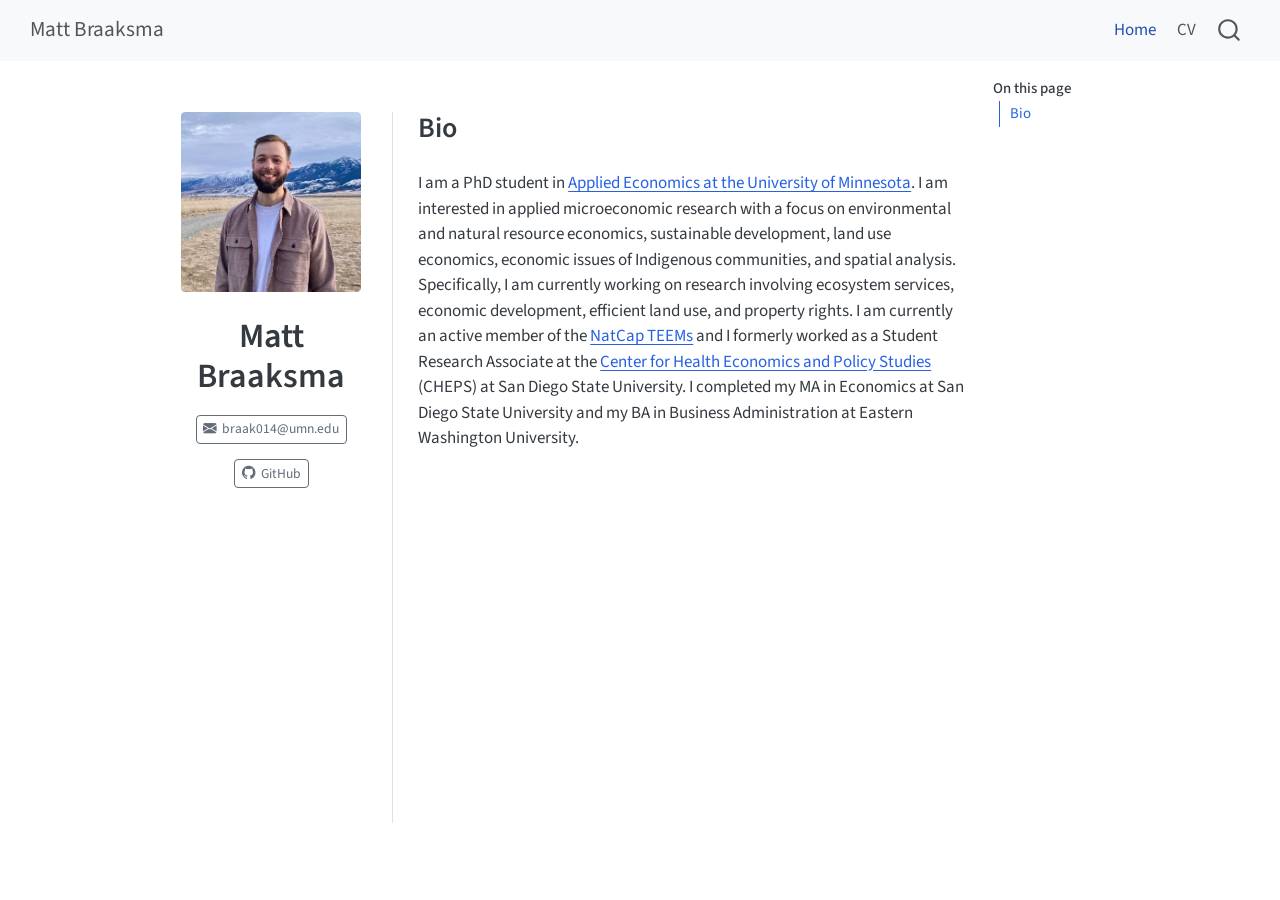
<file: index.html>
<!DOCTYPE html>
<html xmlns="http://www.w3.org/1999/xhtml" lang="en" xml:lang="en"><head>

<meta charset="utf-8">
<meta name="generator" content="quarto-1.4.549">

<meta name="viewport" content="width=device-width, initial-scale=1.0, user-scalable=yes">


<title>Matt Braaksma</title>
<style>
code{white-space: pre-wrap;}
span.smallcaps{font-variant: small-caps;}
div.columns{display: flex; gap: min(4vw, 1.5em);}
div.column{flex: auto; overflow-x: auto;}
div.hanging-indent{margin-left: 1.5em; text-indent: -1.5em;}
ul.task-list{list-style: none;}
ul.task-list li input[type="checkbox"] {
  width: 0.8em;
  margin: 0 0.8em 0.2em -1em; /* quarto-specific, see https://github.com/quarto-dev/quarto-cli/issues/4556 */ 
  vertical-align: middle;
}
</style>


<script src="site_libs/quarto-nav/quarto-nav.js"></script>
<script src="site_libs/quarto-nav/headroom.min.js"></script>
<script src="site_libs/clipboard/clipboard.min.js"></script>
<script src="site_libs/quarto-search/autocomplete.umd.js"></script>
<script src="site_libs/quarto-search/fuse.min.js"></script>
<script src="site_libs/quarto-search/quarto-search.js"></script>
<meta name="quarto:offset" content="./">
<script src="site_libs/quarto-html/quarto.js"></script>
<script src="site_libs/quarto-html/popper.min.js"></script>
<script src="site_libs/quarto-html/tippy.umd.min.js"></script>
<link href="site_libs/quarto-html/tippy.css" rel="stylesheet">
<link href="site_libs/quarto-html/quarto-syntax-highlighting.css" rel="stylesheet" id="quarto-text-highlighting-styles">
<script src="site_libs/bootstrap/bootstrap.min.js"></script>
<link href="site_libs/bootstrap/bootstrap-icons.css" rel="stylesheet">
<link href="site_libs/bootstrap/bootstrap.min.css" rel="stylesheet" id="quarto-bootstrap" data-mode="light">
<script id="quarto-search-options" type="application/json">{
  "location": "navbar",
  "copy-button": false,
  "collapse-after": 3,
  "panel-placement": "end",
  "type": "overlay",
  "limit": 50,
  "keyboard-shortcut": [
    "f",
    "/",
    "s"
  ],
  "show-item-context": false,
  "language": {
    "search-no-results-text": "No results",
    "search-matching-documents-text": "matching documents",
    "search-copy-link-title": "Copy link to search",
    "search-hide-matches-text": "Hide additional matches",
    "search-more-match-text": "more match in this document",
    "search-more-matches-text": "more matches in this document",
    "search-clear-button-title": "Clear",
    "search-text-placeholder": "",
    "search-detached-cancel-button-title": "Cancel",
    "search-submit-button-title": "Submit",
    "search-label": "Search"
  }
}</script>


<link rel="stylesheet" href="styles.css">
</head>

<body class="nav-fixed">

<div id="quarto-search-results"></div>
  <header id="quarto-header" class="headroom fixed-top">
    <nav class="navbar navbar-expand-lg " data-bs-theme="dark">
      <div class="navbar-container container-fluid">
      <div class="navbar-brand-container mx-auto">
    <a class="navbar-brand" href="./index.html">
    <span class="navbar-title">Matt Braaksma</span>
    </a>
  </div>
            <div id="quarto-search" class="" title="Search"></div>
          <button class="navbar-toggler" type="button" data-bs-toggle="collapse" data-bs-target="#navbarCollapse" aria-controls="navbarCollapse" aria-expanded="false" aria-label="Toggle navigation" onclick="if (window.quartoToggleHeadroom) { window.quartoToggleHeadroom(); }">
  <span class="navbar-toggler-icon"></span>
</button>
          <div class="collapse navbar-collapse" id="navbarCollapse">
            <ul class="navbar-nav navbar-nav-scroll ms-auto">
  <li class="nav-item">
    <a class="nav-link active" href="./index.html" aria-current="page"> 
<span class="menu-text">Home</span></a>
  </li>  
  <li class="nav-item">
    <a class="nav-link" href="./cv.html"> 
<span class="menu-text">CV</span></a>
  </li>  
</ul>
          </div> <!-- /navcollapse -->
          <div class="quarto-navbar-tools">
</div>
      </div> <!-- /container-fluid -->
    </nav>
</header>
<!-- content -->
<div id="quarto-content" class="quarto-container page-columns page-rows-contents page-layout-article page-navbar">
<!-- sidebar -->
<!-- margin-sidebar -->
    <div id="quarto-margin-sidebar" class="sidebar margin-sidebar">
        <nav id="TOC" role="doc-toc" class="toc-active">
    <h2 id="toc-title">On this page</h2>
  <ul>
  <li><a href="#bio" id="toc-bio" class="nav-link active" data-scroll-target="#bio">Bio</a></li>
  </ul>
</nav>
    </div>
<!-- main -->
<div class="quarto-about-trestles content">
  <div class="about-entity">
    <img src="mbraaksma_bio_2024.jpeg" class="about-image
  rounded " style="width: 20em;">
<header id="title-block-header" class="quarto-title-block default">
<div class="quarto-title">
<h1 class="title">Matt Braaksma</h1>
</div>
<div class="quarto-title-meta">
  </div>
</header>
    <div class="about-links">
  <a href="mailto:braak014@umn.edu" class="about-link" rel="" target="">
    <i class="bi bi-envelope-fill"></i>
     <span class="about-link-text">braak014@umn.edu</span>
  </a>
  <a href="https://github.com/m-braaksma" class="about-link" rel="" target="">
    <i class="bi bi-github"></i>
     <span class="about-link-text">GitHub</span>
  </a>
</div>
  </div>
  <div class="about-contents"><main class="content" id="quarto-document-content">

<section id="bio" class="level2">
<h2 data-anchor-id="bio">Bio</h2>
<p>I am a PhD student in <a href="https://apec.umn.edu/">Applied Economics at the University of Minnesota</a>. I am interested in applied microeconomic research with a focus on environmental and natural resource economics, sustainable development, land use economics, economic issues of Indigenous communities, and spatial analysis. Specifically, I am currently working on research involving ecosystem services, economic development, efficient land use, and property rights. I am currently an active member of the <a href="https://natcapteems.umn.edu/">NatCap TEEMs</a> and I formerly worked as a Student Research Associate at the <a href="https://cheps.sdsu.edu/">Center for Health Economics and Policy Studies</a> (CHEPS) at San Diego State University. I completed my MA in Economics at San Diego State University and my BA in Business Administration at Eastern Washington University.</p>


</section>
</main></div>
</div>
 <!-- /main -->
<script id="quarto-html-after-body" type="application/javascript">
window.document.addEventListener("DOMContentLoaded", function (event) {
  const toggleBodyColorMode = (bsSheetEl) => {
    const mode = bsSheetEl.getAttribute("data-mode");
    const bodyEl = window.document.querySelector("body");
    if (mode === "dark") {
      bodyEl.classList.add("quarto-dark");
      bodyEl.classList.remove("quarto-light");
    } else {
      bodyEl.classList.add("quarto-light");
      bodyEl.classList.remove("quarto-dark");
    }
  }
  const toggleBodyColorPrimary = () => {
    const bsSheetEl = window.document.querySelector("link#quarto-bootstrap");
    if (bsSheetEl) {
      toggleBodyColorMode(bsSheetEl);
    }
  }
  toggleBodyColorPrimary();  
  const isCodeAnnotation = (el) => {
    for (const clz of el.classList) {
      if (clz.startsWith('code-annotation-')) {                     
        return true;
      }
    }
    return false;
  }
  const clipboard = new window.ClipboardJS('.code-copy-button', {
    text: function(trigger) {
      const codeEl = trigger.previousElementSibling.cloneNode(true);
      for (const childEl of codeEl.children) {
        if (isCodeAnnotation(childEl)) {
          childEl.remove();
        }
      }
      return codeEl.innerText;
    }
  });
  clipboard.on('success', function(e) {
    // button target
    const button = e.trigger;
    // don't keep focus
    button.blur();
    // flash "checked"
    button.classList.add('code-copy-button-checked');
    var currentTitle = button.getAttribute("title");
    button.setAttribute("title", "Copied!");
    let tooltip;
    if (window.bootstrap) {
      button.setAttribute("data-bs-toggle", "tooltip");
      button.setAttribute("data-bs-placement", "left");
      button.setAttribute("data-bs-title", "Copied!");
      tooltip = new bootstrap.Tooltip(button, 
        { trigger: "manual", 
          customClass: "code-copy-button-tooltip",
          offset: [0, -8]});
      tooltip.show();    
    }
    setTimeout(function() {
      if (tooltip) {
        tooltip.hide();
        button.removeAttribute("data-bs-title");
        button.removeAttribute("data-bs-toggle");
        button.removeAttribute("data-bs-placement");
      }
      button.setAttribute("title", currentTitle);
      button.classList.remove('code-copy-button-checked');
    }, 1000);
    // clear code selection
    e.clearSelection();
  });
  function tippyHover(el, contentFn, onTriggerFn, onUntriggerFn) {
    const config = {
      allowHTML: true,
      maxWidth: 500,
      delay: 100,
      arrow: false,
      appendTo: function(el) {
          return el.parentElement;
      },
      interactive: true,
      interactiveBorder: 10,
      theme: 'quarto',
      placement: 'bottom-start',
    };
    if (contentFn) {
      config.content = contentFn;
    }
    if (onTriggerFn) {
      config.onTrigger = onTriggerFn;
    }
    if (onUntriggerFn) {
      config.onUntrigger = onUntriggerFn;
    }
    window.tippy(el, config); 
  }
  const noterefs = window.document.querySelectorAll('a[role="doc-noteref"]');
  for (var i=0; i<noterefs.length; i++) {
    const ref = noterefs[i];
    tippyHover(ref, function() {
      // use id or data attribute instead here
      let href = ref.getAttribute('data-footnote-href') || ref.getAttribute('href');
      try { href = new URL(href).hash; } catch {}
      const id = href.replace(/^#\/?/, "");
      const note = window.document.getElementById(id);
      return note.innerHTML;
    });
  }
  const xrefs = window.document.querySelectorAll('a.quarto-xref');
  const processXRef = (id, note) => {
    // Strip column container classes
    const stripColumnClz = (el) => {
      el.classList.remove("page-full", "page-columns");
      if (el.children) {
        for (const child of el.children) {
          stripColumnClz(child);
        }
      }
    }
    stripColumnClz(note)
    if (id === null || id.startsWith('sec-')) {
      // Special case sections, only their first couple elements
      const container = document.createElement("div");
      if (note.children && note.children.length > 2) {
        container.appendChild(note.children[0].cloneNode(true));
        for (let i = 1; i < note.children.length; i++) {
          const child = note.children[i];
          if (child.tagName === "P" && child.innerText === "") {
            continue;
          } else {
            container.appendChild(child.cloneNode(true));
            break;
          }
        }
        if (window.Quarto?.typesetMath) {
          window.Quarto.typesetMath(container);
        }
        return container.innerHTML
      } else {
        if (window.Quarto?.typesetMath) {
          window.Quarto.typesetMath(note);
        }
        return note.innerHTML;
      }
    } else {
      // Remove any anchor links if they are present
      const anchorLink = note.querySelector('a.anchorjs-link');
      if (anchorLink) {
        anchorLink.remove();
      }
      if (window.Quarto?.typesetMath) {
        window.Quarto.typesetMath(note);
      }
      // TODO in 1.5, we should make sure this works without a callout special case
      if (note.classList.contains("callout")) {
        return note.outerHTML;
      } else {
        return note.innerHTML;
      }
    }
  }
  for (var i=0; i<xrefs.length; i++) {
    const xref = xrefs[i];
    tippyHover(xref, undefined, function(instance) {
      instance.disable();
      let url = xref.getAttribute('href');
      let hash = undefined; 
      if (url.startsWith('#')) {
        hash = url;
      } else {
        try { hash = new URL(url).hash; } catch {}
      }
      if (hash) {
        const id = hash.replace(/^#\/?/, "");
        const note = window.document.getElementById(id);
        if (note !== null) {
          try {
            const html = processXRef(id, note.cloneNode(true));
            instance.setContent(html);
          } finally {
            instance.enable();
            instance.show();
          }
        } else {
          // See if we can fetch this
          fetch(url.split('#')[0])
          .then(res => res.text())
          .then(html => {
            const parser = new DOMParser();
            const htmlDoc = parser.parseFromString(html, "text/html");
            const note = htmlDoc.getElementById(id);
            if (note !== null) {
              const html = processXRef(id, note);
              instance.setContent(html);
            } 
          }).finally(() => {
            instance.enable();
            instance.show();
          });
        }
      } else {
        // See if we can fetch a full url (with no hash to target)
        // This is a special case and we should probably do some content thinning / targeting
        fetch(url)
        .then(res => res.text())
        .then(html => {
          const parser = new DOMParser();
          const htmlDoc = parser.parseFromString(html, "text/html");
          const note = htmlDoc.querySelector('main.content');
          if (note !== null) {
            // This should only happen for chapter cross references
            // (since there is no id in the URL)
            // remove the first header
            if (note.children.length > 0 && note.children[0].tagName === "HEADER") {
              note.children[0].remove();
            }
            const html = processXRef(null, note);
            instance.setContent(html);
          } 
        }).finally(() => {
          instance.enable();
          instance.show();
        });
      }
    }, function(instance) {
    });
  }
      let selectedAnnoteEl;
      const selectorForAnnotation = ( cell, annotation) => {
        let cellAttr = 'data-code-cell="' + cell + '"';
        let lineAttr = 'data-code-annotation="' +  annotation + '"';
        const selector = 'span[' + cellAttr + '][' + lineAttr + ']';
        return selector;
      }
      const selectCodeLines = (annoteEl) => {
        const doc = window.document;
        const targetCell = annoteEl.getAttribute("data-target-cell");
        const targetAnnotation = annoteEl.getAttribute("data-target-annotation");
        const annoteSpan = window.document.querySelector(selectorForAnnotation(targetCell, targetAnnotation));
        const lines = annoteSpan.getAttribute("data-code-lines").split(",");
        const lineIds = lines.map((line) => {
          return targetCell + "-" + line;
        })
        let top = null;
        let height = null;
        let parent = null;
        if (lineIds.length > 0) {
            //compute the position of the single el (top and bottom and make a div)
            const el = window.document.getElementById(lineIds[0]);
            top = el.offsetTop;
            height = el.offsetHeight;
            parent = el.parentElement.parentElement;
          if (lineIds.length > 1) {
            const lastEl = window.document.getElementById(lineIds[lineIds.length - 1]);
            const bottom = lastEl.offsetTop + lastEl.offsetHeight;
            height = bottom - top;
          }
          if (top !== null && height !== null && parent !== null) {
            // cook up a div (if necessary) and position it 
            let div = window.document.getElementById("code-annotation-line-highlight");
            if (div === null) {
              div = window.document.createElement("div");
              div.setAttribute("id", "code-annotation-line-highlight");
              div.style.position = 'absolute';
              parent.appendChild(div);
            }
            div.style.top = top - 2 + "px";
            div.style.height = height + 4 + "px";
            div.style.left = 0;
            let gutterDiv = window.document.getElementById("code-annotation-line-highlight-gutter");
            if (gutterDiv === null) {
              gutterDiv = window.document.createElement("div");
              gutterDiv.setAttribute("id", "code-annotation-line-highlight-gutter");
              gutterDiv.style.position = 'absolute';
              const codeCell = window.document.getElementById(targetCell);
              const gutter = codeCell.querySelector('.code-annotation-gutter');
              gutter.appendChild(gutterDiv);
            }
            gutterDiv.style.top = top - 2 + "px";
            gutterDiv.style.height = height + 4 + "px";
          }
          selectedAnnoteEl = annoteEl;
        }
      };
      const unselectCodeLines = () => {
        const elementsIds = ["code-annotation-line-highlight", "code-annotation-line-highlight-gutter"];
        elementsIds.forEach((elId) => {
          const div = window.document.getElementById(elId);
          if (div) {
            div.remove();
          }
        });
        selectedAnnoteEl = undefined;
      };
        // Handle positioning of the toggle
    window.addEventListener(
      "resize",
      throttle(() => {
        elRect = undefined;
        if (selectedAnnoteEl) {
          selectCodeLines(selectedAnnoteEl);
        }
      }, 10)
    );
    function throttle(fn, ms) {
    let throttle = false;
    let timer;
      return (...args) => {
        if(!throttle) { // first call gets through
            fn.apply(this, args);
            throttle = true;
        } else { // all the others get throttled
            if(timer) clearTimeout(timer); // cancel #2
            timer = setTimeout(() => {
              fn.apply(this, args);
              timer = throttle = false;
            }, ms);
        }
      };
    }
      // Attach click handler to the DT
      const annoteDls = window.document.querySelectorAll('dt[data-target-cell]');
      for (const annoteDlNode of annoteDls) {
        annoteDlNode.addEventListener('click', (event) => {
          const clickedEl = event.target;
          if (clickedEl !== selectedAnnoteEl) {
            unselectCodeLines();
            const activeEl = window.document.querySelector('dt[data-target-cell].code-annotation-active');
            if (activeEl) {
              activeEl.classList.remove('code-annotation-active');
            }
            selectCodeLines(clickedEl);
            clickedEl.classList.add('code-annotation-active');
          } else {
            // Unselect the line
            unselectCodeLines();
            clickedEl.classList.remove('code-annotation-active');
          }
        });
      }
  const findCites = (el) => {
    const parentEl = el.parentElement;
    if (parentEl) {
      const cites = parentEl.dataset.cites;
      if (cites) {
        return {
          el,
          cites: cites.split(' ')
        };
      } else {
        return findCites(el.parentElement)
      }
    } else {
      return undefined;
    }
  };
  var bibliorefs = window.document.querySelectorAll('a[role="doc-biblioref"]');
  for (var i=0; i<bibliorefs.length; i++) {
    const ref = bibliorefs[i];
    const citeInfo = findCites(ref);
    if (citeInfo) {
      tippyHover(citeInfo.el, function() {
        var popup = window.document.createElement('div');
        citeInfo.cites.forEach(function(cite) {
          var citeDiv = window.document.createElement('div');
          citeDiv.classList.add('hanging-indent');
          citeDiv.classList.add('csl-entry');
          var biblioDiv = window.document.getElementById('ref-' + cite);
          if (biblioDiv) {
            citeDiv.innerHTML = biblioDiv.innerHTML;
          }
          popup.appendChild(citeDiv);
        });
        return popup.innerHTML;
      });
    }
  }
});
</script>
</div> <!-- /content -->




</body></html>
</file>
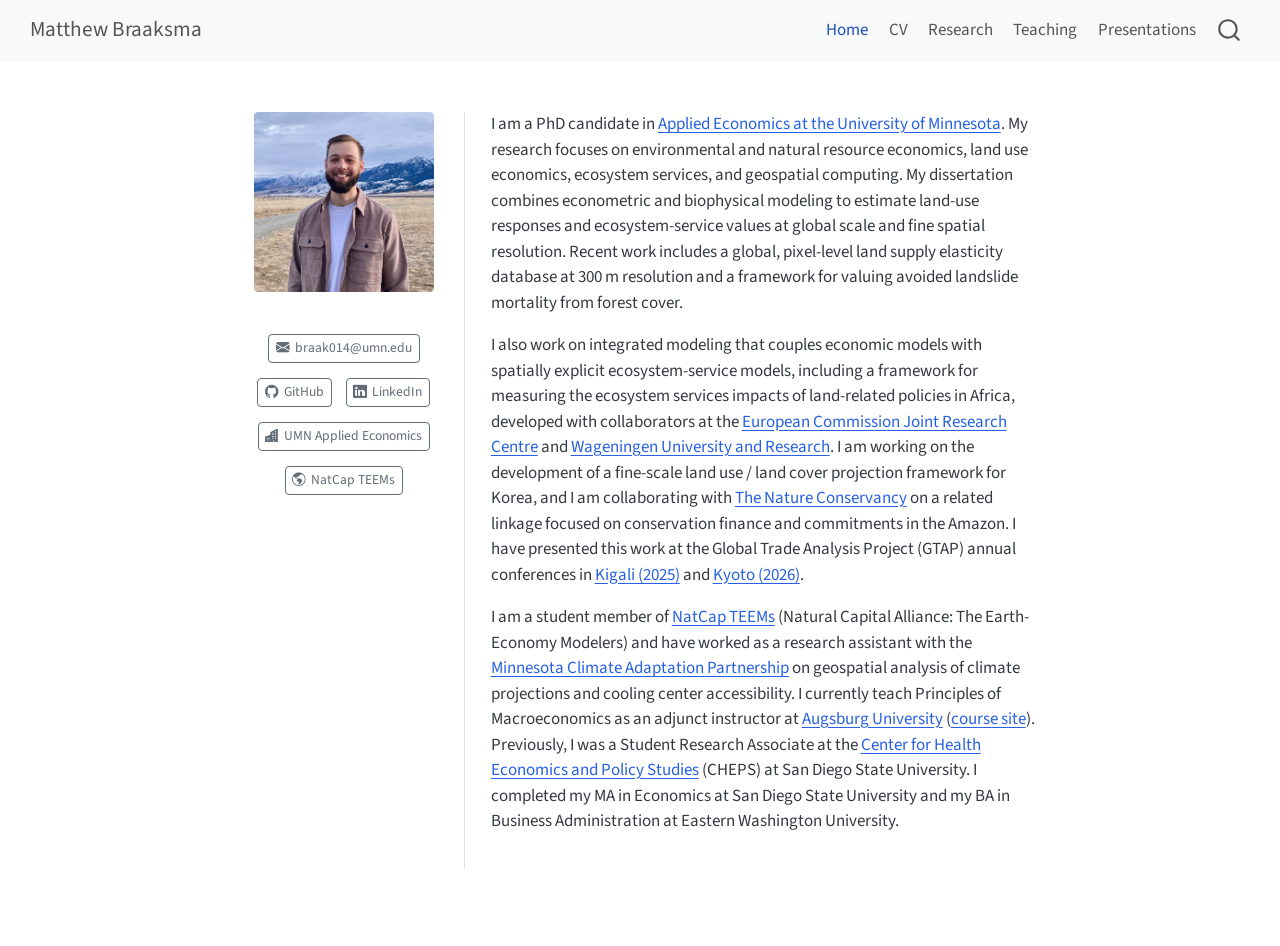
<file: docs/index.html>
<!DOCTYPE html>
<html xmlns="http://www.w3.org/1999/xhtml" lang="en" xml:lang="en"><head>

<meta charset="utf-8">
<meta name="generator" content="quarto-1.8.26">

<meta name="viewport" content="width=device-width, initial-scale=1.0, user-scalable=yes">


<title>Matthew Braaksma</title>
<style>
code{white-space: pre-wrap;}
span.smallcaps{font-variant: small-caps;}
div.columns{display: flex; gap: min(4vw, 1.5em);}
div.column{flex: auto; overflow-x: auto;}
div.hanging-indent{margin-left: 1.5em; text-indent: -1.5em;}
ul.task-list{list-style: none;}
ul.task-list li input[type="checkbox"] {
  width: 0.8em;
  margin: 0 0.8em 0.2em -1em; /* quarto-specific, see https://github.com/quarto-dev/quarto-cli/issues/4556 */ 
  vertical-align: middle;
}
</style>


<script src="site_libs/quarto-nav/quarto-nav.js"></script>
<script src="site_libs/quarto-nav/headroom.min.js"></script>
<script src="site_libs/clipboard/clipboard.min.js"></script>
<script src="site_libs/quarto-search/autocomplete.umd.js"></script>
<script src="site_libs/quarto-search/fuse.min.js"></script>
<script src="site_libs/quarto-search/quarto-search.js"></script>
<meta name="quarto:offset" content="./">
<link href="./assets/img/pyramid-200.png" rel="icon" type="image/png">
<script src="site_libs/quarto-html/quarto.js" type="module"></script>
<script src="site_libs/quarto-html/tabsets/tabsets.js" type="module"></script>
<script src="site_libs/quarto-html/axe/axe-check.js" type="module"></script>
<script src="site_libs/quarto-html/popper.min.js"></script>
<script src="site_libs/quarto-html/tippy.umd.min.js"></script>
<link href="site_libs/quarto-html/tippy.css" rel="stylesheet">
<link href="site_libs/quarto-html/quarto-syntax-highlighting-587c61ba64f3a5504c4d52d930310e48.css" rel="stylesheet" id="quarto-text-highlighting-styles">
<script src="site_libs/bootstrap/bootstrap.min.js"></script>
<link href="site_libs/bootstrap/bootstrap-icons.css" rel="stylesheet">
<link href="site_libs/bootstrap/bootstrap-5b4ad623e5705c0698d39aec6f10cf02.min.css" rel="stylesheet" append-hash="true" id="quarto-bootstrap" data-mode="light">
<script id="quarto-search-options" type="application/json">{
  "location": "navbar",
  "copy-button": false,
  "collapse-after": 3,
  "panel-placement": "end",
  "type": "overlay",
  "limit": 50,
  "keyboard-shortcut": [
    "f",
    "/",
    "s"
  ],
  "show-item-context": false,
  "language": {
    "search-no-results-text": "No results",
    "search-matching-documents-text": "matching documents",
    "search-copy-link-title": "Copy link to search",
    "search-hide-matches-text": "Hide additional matches",
    "search-more-match-text": "more match in this document",
    "search-more-matches-text": "more matches in this document",
    "search-clear-button-title": "Clear",
    "search-text-placeholder": "",
    "search-detached-cancel-button-title": "Cancel",
    "search-submit-button-title": "Submit",
    "search-label": "Search"
  }
}</script>
<script data-goatcounter="https://m-braaksma.goatcounter.com/count" async="" src="https://gc.zgo.at/count.js"></script>


<link rel="stylesheet" href="styles.css">
</head>

<body class="nav-fixed fullcontent quarto-light">

<div id="quarto-search-results"></div>
  <header id="quarto-header" class="headroom fixed-top">
    <nav class="navbar navbar-expand-lg " data-bs-theme="dark">
      <div class="navbar-container container-fluid">
      <div class="navbar-brand-container mx-auto">
    <a class="navbar-brand" href="./index.html">
    <span class="navbar-title">Matthew Braaksma</span>
    </a>
  </div>
            <div id="quarto-search" class="" title="Search"></div>
          <button class="navbar-toggler" type="button" data-bs-toggle="collapse" data-bs-target="#navbarCollapse" aria-controls="navbarCollapse" role="menu" aria-expanded="false" aria-label="Toggle navigation" onclick="if (window.quartoToggleHeadroom) { window.quartoToggleHeadroom(); }">
  <span class="navbar-toggler-icon"></span>
</button>
          <div class="collapse navbar-collapse" id="navbarCollapse">
            <ul class="navbar-nav navbar-nav-scroll ms-auto">
  <li class="nav-item">
    <a class="nav-link active" href="./index.html" aria-current="page"> 
<span class="menu-text">Home</span></a>
  </li>  
  <li class="nav-item">
    <a class="nav-link" href="./cv.html"> 
<span class="menu-text">CV</span></a>
  </li>  
  <li class="nav-item">
    <a class="nav-link" href="./research.html"> 
<span class="menu-text">Research</span></a>
  </li>  
  <li class="nav-item">
    <a class="nav-link" href="./teaching.html"> 
<span class="menu-text">Teaching</span></a>
  </li>  
  <li class="nav-item">
    <a class="nav-link" href="./presentations.html"> 
<span class="menu-text">Presentations</span></a>
  </li>  
</ul>
          </div> <!-- /navcollapse -->
            <div class="quarto-navbar-tools">
</div>
      </div> <!-- /container-fluid -->
    </nav>
</header>
<!-- content -->
<div id="quarto-content" class="quarto-container page-columns page-rows-contents page-layout-article page-navbar">
<!-- sidebar -->
<!-- margin-sidebar -->
    
<!-- main -->
<div class="quarto-about-trestles">
  <div class="about-entity">
    <img src="assets/img/mbraaksma_bio_2024.jpeg" class="about-image
  rounded " style="width: 20em;">
<header id="title-block-header" class="quarto-title-block"></header>
    <div class="about-links">
  <a href="mailto:braak014@umn.edu" class="about-link" rel="" target="">
    <i class="bi bi-envelope-fill"></i>
     <span class="about-link-text">braak014@umn.edu</span>
  </a>
  <a href="https://github.com/m-braaksma" class="about-link" rel="" target="">
    <i class="bi bi-github"></i>
     <span class="about-link-text">GitHub</span>
  </a>
  <a href="https://www.linkedin.com/in/matthew-braaksma-446097b7" class="about-link" rel="" target="">
    <i class="bi bi-linkedin"></i>
     <span class="about-link-text">LinkedIn</span>
  </a>
  <a href="https://apec.umn.edu/" class="about-link" rel="" target="">
    <i class="bi bi-buildings-fill"></i>
     <span class="about-link-text">UMN Applied Economics</span>
  </a>
  <a href="https://natcapteems.umn.edu/" class="about-link" rel="" target="">
    <i class="bi bi-globe-americas"></i>
     <span class="about-link-text">NatCap TEEMs</span>
  </a>
</div>
  </div>
  <div class="about-contents"><main class="content" id="quarto-document-content">
<p>I am a PhD candidate in <a href="https://apec.umn.edu/">Applied Economics at the University of Minnesota</a>. My research focuses on environmental and natural resource economics, land use economics, ecosystem services, and geospatial computing. My dissertation combines econometric and biophysical modeling to estimate land-use responses and ecosystem-service values at global scale and fine spatial resolution. Recent work includes a global, pixel-level land supply elasticity database at 300 m resolution and a framework for valuing avoided landslide mortality from forest cover.</p>
<p>I also work on integrated modeling that couples economic models with spatially explicit ecosystem-service models, including a framework for measuring the ecosystem services impacts of land-related policies in Africa, developed with collaborators at the <a href="https://joint-research-centre.ec.europa.eu/index_en">European Commission Joint Research Centre</a> and <a href="https://www.wur.nl/en">Wageningen University and Research</a>. I am working on the development of a fine-scale land use / land cover projection framework for Korea, and I am collaborating with <a href="https://www.nature.org/">The Nature Conservancy</a> on a related linkage focused on conservation finance and commitments in the Amazon. I have presented this work at the Global Trade Analysis Project (GTAP) annual conferences in <a href="https://www.gtap.agecon.purdue.edu/events/conferences/2025/index.aspx">Kigali (2025)</a> and <a href="https://www.gtap.agecon.purdue.edu/events/conferences/2026/index.aspx">Kyoto (2026)</a>.</p>
<p>I am a student member of <a href="https://natcapteems.umn.edu/">NatCap TEEMs</a> (Natural Capital Alliance: The Earth-Economy Modelers) and have worked as a research assistant with the <a href="https://climate.umn.edu/">Minnesota Climate Adaptation Partnership</a> on geospatial analysis of climate projections and cooling center accessibility. I currently teach Principles of Macroeconomics as an adjunct instructor at <a href="https://www.augsburg.edu/">Augsburg University</a> (<a href="https://m-braaksma.github.io/eco112_fall2026/">course site</a>). Previously, I was a Student Research Associate at the <a href="https://cheps.sdsu.edu/">Center for Health Economics and Policy Studies</a> (CHEPS) at San Diego State University. I completed my MA in Economics at San Diego State University and my BA in Business Administration at Eastern Washington University.</p>


</main></div>
</div>
 <!-- /main -->
<script id="quarto-html-after-body" type="application/javascript">
  window.document.addEventListener("DOMContentLoaded", function (event) {
    const isCodeAnnotation = (el) => {
      for (const clz of el.classList) {
        if (clz.startsWith('code-annotation-')) {                     
          return true;
        }
      }
      return false;
    }
    const onCopySuccess = function(e) {
      // button target
      const button = e.trigger;
      // don't keep focus
      button.blur();
      // flash "checked"
      button.classList.add('code-copy-button-checked');
      var currentTitle = button.getAttribute("title");
      button.setAttribute("title", "Copied!");
      let tooltip;
      if (window.bootstrap) {
        button.setAttribute("data-bs-toggle", "tooltip");
        button.setAttribute("data-bs-placement", "left");
        button.setAttribute("data-bs-title", "Copied!");
        tooltip = new bootstrap.Tooltip(button, 
          { trigger: "manual", 
            customClass: "code-copy-button-tooltip",
            offset: [0, -8]});
        tooltip.show();    
      }
      setTimeout(function() {
        if (tooltip) {
          tooltip.hide();
          button.removeAttribute("data-bs-title");
          button.removeAttribute("data-bs-toggle");
          button.removeAttribute("data-bs-placement");
        }
        button.setAttribute("title", currentTitle);
        button.classList.remove('code-copy-button-checked');
      }, 1000);
      // clear code selection
      e.clearSelection();
    }
    const getTextToCopy = function(trigger) {
      const outerScaffold = trigger.parentElement.cloneNode(true);
      const codeEl = outerScaffold.querySelector('code');
      for (const childEl of codeEl.children) {
        if (isCodeAnnotation(childEl)) {
          childEl.remove();
        }
      }
      return codeEl.innerText;
    }
    const clipboard = new window.ClipboardJS('.code-copy-button:not([data-in-quarto-modal])', {
      text: getTextToCopy
    });
    clipboard.on('success', onCopySuccess);
    if (window.document.getElementById('quarto-embedded-source-code-modal')) {
      const clipboardModal = new window.ClipboardJS('.code-copy-button[data-in-quarto-modal]', {
        text: getTextToCopy,
        container: window.document.getElementById('quarto-embedded-source-code-modal')
      });
      clipboardModal.on('success', onCopySuccess);
    }
      var localhostRegex = new RegExp(/^(?:http|https):\/\/localhost\:?[0-9]*\//);
      var mailtoRegex = new RegExp(/^mailto:/);
        var filterRegex = new RegExp('/' + window.location.host + '/');
      var isInternal = (href) => {
          return filterRegex.test(href) || localhostRegex.test(href) || mailtoRegex.test(href);
      }
      // Inspect non-navigation links and adorn them if external
     var links = window.document.querySelectorAll('a[href]:not(.nav-link):not(.navbar-brand):not(.toc-action):not(.sidebar-link):not(.sidebar-item-toggle):not(.pagination-link):not(.no-external):not([aria-hidden]):not(.dropdown-item):not(.quarto-navigation-tool):not(.about-link)');
      for (var i=0; i<links.length; i++) {
        const link = links[i];
        if (!isInternal(link.href)) {
          // undo the damage that might have been done by quarto-nav.js in the case of
          // links that we want to consider external
          if (link.dataset.originalHref !== undefined) {
            link.href = link.dataset.originalHref;
          }
        }
      }
    function tippyHover(el, contentFn, onTriggerFn, onUntriggerFn) {
      const config = {
        allowHTML: true,
        maxWidth: 500,
        delay: 100,
        arrow: false,
        appendTo: function(el) {
            return el.parentElement;
        },
        interactive: true,
        interactiveBorder: 10,
        theme: 'quarto',
        placement: 'bottom-start',
      };
      if (contentFn) {
        config.content = contentFn;
      }
      if (onTriggerFn) {
        config.onTrigger = onTriggerFn;
      }
      if (onUntriggerFn) {
        config.onUntrigger = onUntriggerFn;
      }
      window.tippy(el, config); 
    }
    const noterefs = window.document.querySelectorAll('a[role="doc-noteref"]');
    for (var i=0; i<noterefs.length; i++) {
      const ref = noterefs[i];
      tippyHover(ref, function() {
        // use id or data attribute instead here
        let href = ref.getAttribute('data-footnote-href') || ref.getAttribute('href');
        try { href = new URL(href).hash; } catch {}
        const id = href.replace(/^#\/?/, "");
        const note = window.document.getElementById(id);
        if (note) {
          return note.innerHTML;
        } else {
          return "";
        }
      });
    }
    const xrefs = window.document.querySelectorAll('a.quarto-xref');
    const processXRef = (id, note) => {
      // Strip column container classes
      const stripColumnClz = (el) => {
        el.classList.remove("page-full", "page-columns");
        if (el.children) {
          for (const child of el.children) {
            stripColumnClz(child);
          }
        }
      }
      stripColumnClz(note)
      if (id === null || id.startsWith('sec-')) {
        // Special case sections, only their first couple elements
        const container = document.createElement("div");
        if (note.children && note.children.length > 2) {
          container.appendChild(note.children[0].cloneNode(true));
          for (let i = 1; i < note.children.length; i++) {
            const child = note.children[i];
            if (child.tagName === "P" && child.innerText === "") {
              continue;
            } else {
              container.appendChild(child.cloneNode(true));
              break;
            }
          }
          if (window.Quarto?.typesetMath) {
            window.Quarto.typesetMath(container);
          }
          return container.innerHTML
        } else {
          if (window.Quarto?.typesetMath) {
            window.Quarto.typesetMath(note);
          }
          return note.innerHTML;
        }
      } else {
        // Remove any anchor links if they are present
        const anchorLink = note.querySelector('a.anchorjs-link');
        if (anchorLink) {
          anchorLink.remove();
        }
        if (window.Quarto?.typesetMath) {
          window.Quarto.typesetMath(note);
        }
        if (note.classList.contains("callout")) {
          return note.outerHTML;
        } else {
          return note.innerHTML;
        }
      }
    }
    for (var i=0; i<xrefs.length; i++) {
      const xref = xrefs[i];
      tippyHover(xref, undefined, function(instance) {
        instance.disable();
        let url = xref.getAttribute('href');
        let hash = undefined; 
        if (url.startsWith('#')) {
          hash = url;
        } else {
          try { hash = new URL(url).hash; } catch {}
        }
        if (hash) {
          const id = hash.replace(/^#\/?/, "");
          const note = window.document.getElementById(id);
          if (note !== null) {
            try {
              const html = processXRef(id, note.cloneNode(true));
              instance.setContent(html);
            } finally {
              instance.enable();
              instance.show();
            }
          } else {
            // See if we can fetch this
            fetch(url.split('#')[0])
            .then(res => res.text())
            .then(html => {
              const parser = new DOMParser();
              const htmlDoc = parser.parseFromString(html, "text/html");
              const note = htmlDoc.getElementById(id);
              if (note !== null) {
                const html = processXRef(id, note);
                instance.setContent(html);
              } 
            }).finally(() => {
              instance.enable();
              instance.show();
            });
          }
        } else {
          // See if we can fetch a full url (with no hash to target)
          // This is a special case and we should probably do some content thinning / targeting
          fetch(url)
          .then(res => res.text())
          .then(html => {
            const parser = new DOMParser();
            const htmlDoc = parser.parseFromString(html, "text/html");
            const note = htmlDoc.querySelector('main.content');
            if (note !== null) {
              // This should only happen for chapter cross references
              // (since there is no id in the URL)
              // remove the first header
              if (note.children.length > 0 && note.children[0].tagName === "HEADER") {
                note.children[0].remove();
              }
              const html = processXRef(null, note);
              instance.setContent(html);
            } 
          }).finally(() => {
            instance.enable();
            instance.show();
          });
        }
      }, function(instance) {
      });
    }
        let selectedAnnoteEl;
        const selectorForAnnotation = ( cell, annotation) => {
          let cellAttr = 'data-code-cell="' + cell + '"';
          let lineAttr = 'data-code-annotation="' +  annotation + '"';
          const selector = 'span[' + cellAttr + '][' + lineAttr + ']';
          return selector;
        }
        const selectCodeLines = (annoteEl) => {
          const doc = window.document;
          const targetCell = annoteEl.getAttribute("data-target-cell");
          const targetAnnotation = annoteEl.getAttribute("data-target-annotation");
          const annoteSpan = window.document.querySelector(selectorForAnnotation(targetCell, targetAnnotation));
          const lines = annoteSpan.getAttribute("data-code-lines").split(",");
          const lineIds = lines.map((line) => {
            return targetCell + "-" + line;
          })
          let top = null;
          let height = null;
          let parent = null;
          if (lineIds.length > 0) {
              //compute the position of the single el (top and bottom and make a div)
              const el = window.document.getElementById(lineIds[0]);
              top = el.offsetTop;
              height = el.offsetHeight;
              parent = el.parentElement.parentElement;
            if (lineIds.length > 1) {
              const lastEl = window.document.getElementById(lineIds[lineIds.length - 1]);
              const bottom = lastEl.offsetTop + lastEl.offsetHeight;
              height = bottom - top;
            }
            if (top !== null && height !== null && parent !== null) {
              // cook up a div (if necessary) and position it 
              let div = window.document.getElementById("code-annotation-line-highlight");
              if (div === null) {
                div = window.document.createElement("div");
                div.setAttribute("id", "code-annotation-line-highlight");
                div.style.position = 'absolute';
                parent.appendChild(div);
              }
              div.style.top = top - 2 + "px";
              div.style.height = height + 4 + "px";
              div.style.left = 0;
              let gutterDiv = window.document.getElementById("code-annotation-line-highlight-gutter");
              if (gutterDiv === null) {
                gutterDiv = window.document.createElement("div");
                gutterDiv.setAttribute("id", "code-annotation-line-highlight-gutter");
                gutterDiv.style.position = 'absolute';
                const codeCell = window.document.getElementById(targetCell);
                const gutter = codeCell.querySelector('.code-annotation-gutter');
                gutter.appendChild(gutterDiv);
              }
              gutterDiv.style.top = top - 2 + "px";
              gutterDiv.style.height = height + 4 + "px";
            }
            selectedAnnoteEl = annoteEl;
          }
        };
        const unselectCodeLines = () => {
          const elementsIds = ["code-annotation-line-highlight", "code-annotation-line-highlight-gutter"];
          elementsIds.forEach((elId) => {
            const div = window.document.getElementById(elId);
            if (div) {
              div.remove();
            }
          });
          selectedAnnoteEl = undefined;
        };
          // Handle positioning of the toggle
      window.addEventListener(
        "resize",
        throttle(() => {
          elRect = undefined;
          if (selectedAnnoteEl) {
            selectCodeLines(selectedAnnoteEl);
          }
        }, 10)
      );
      function throttle(fn, ms) {
      let throttle = false;
      let timer;
        return (...args) => {
          if(!throttle) { // first call gets through
              fn.apply(this, args);
              throttle = true;
          } else { // all the others get throttled
              if(timer) clearTimeout(timer); // cancel #2
              timer = setTimeout(() => {
                fn.apply(this, args);
                timer = throttle = false;
              }, ms);
          }
        };
      }
        // Attach click handler to the DT
        const annoteDls = window.document.querySelectorAll('dt[data-target-cell]');
        for (const annoteDlNode of annoteDls) {
          annoteDlNode.addEventListener('click', (event) => {
            const clickedEl = event.target;
            if (clickedEl !== selectedAnnoteEl) {
              unselectCodeLines();
              const activeEl = window.document.querySelector('dt[data-target-cell].code-annotation-active');
              if (activeEl) {
                activeEl.classList.remove('code-annotation-active');
              }
              selectCodeLines(clickedEl);
              clickedEl.classList.add('code-annotation-active');
            } else {
              // Unselect the line
              unselectCodeLines();
              clickedEl.classList.remove('code-annotation-active');
            }
          });
        }
    const findCites = (el) => {
      const parentEl = el.parentElement;
      if (parentEl) {
        const cites = parentEl.dataset.cites;
        if (cites) {
          return {
            el,
            cites: cites.split(' ')
          };
        } else {
          return findCites(el.parentElement)
        }
      } else {
        return undefined;
      }
    };
    var bibliorefs = window.document.querySelectorAll('a[role="doc-biblioref"]');
    for (var i=0; i<bibliorefs.length; i++) {
      const ref = bibliorefs[i];
      const citeInfo = findCites(ref);
      if (citeInfo) {
        tippyHover(citeInfo.el, function() {
          var popup = window.document.createElement('div');
          citeInfo.cites.forEach(function(cite) {
            var citeDiv = window.document.createElement('div');
            citeDiv.classList.add('hanging-indent');
            citeDiv.classList.add('csl-entry');
            var biblioDiv = window.document.getElementById('ref-' + cite);
            if (biblioDiv) {
              citeDiv.innerHTML = biblioDiv.innerHTML;
            }
            popup.appendChild(citeDiv);
          });
          return popup.innerHTML;
        });
      }
    }
  });
  </script>
</div> <!-- /content -->




</body></html>
</file>
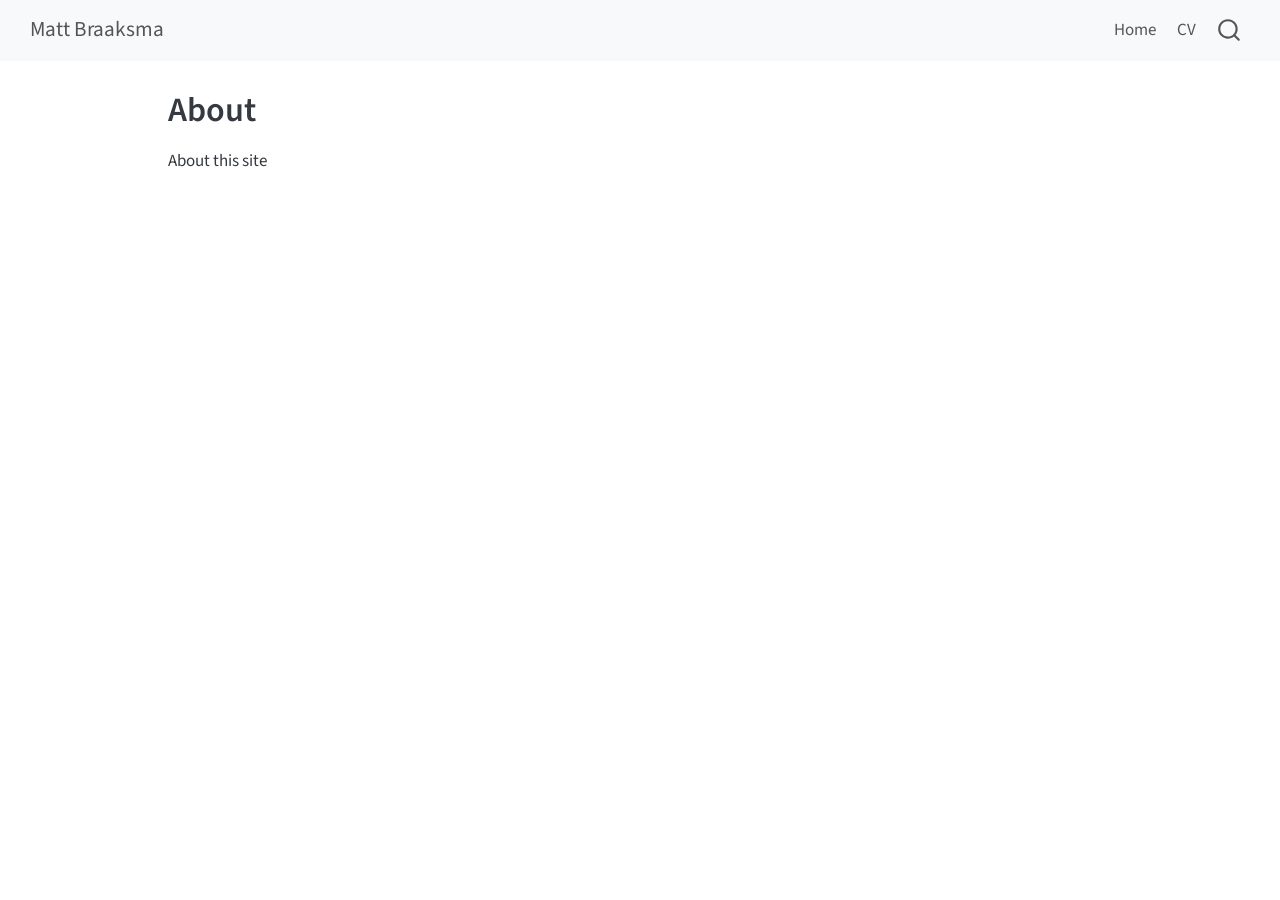
<file: about.html>
<!DOCTYPE html>
<html xmlns="http://www.w3.org/1999/xhtml" lang="en" xml:lang="en"><head>

<meta charset="utf-8">
<meta name="generator" content="quarto-1.4.549">

<meta name="viewport" content="width=device-width, initial-scale=1.0, user-scalable=yes">


<title>Matt Braaksma - About</title>
<style>
code{white-space: pre-wrap;}
span.smallcaps{font-variant: small-caps;}
div.columns{display: flex; gap: min(4vw, 1.5em);}
div.column{flex: auto; overflow-x: auto;}
div.hanging-indent{margin-left: 1.5em; text-indent: -1.5em;}
ul.task-list{list-style: none;}
ul.task-list li input[type="checkbox"] {
  width: 0.8em;
  margin: 0 0.8em 0.2em -1em; /* quarto-specific, see https://github.com/quarto-dev/quarto-cli/issues/4556 */ 
  vertical-align: middle;
}
</style>


<script src="site_libs/quarto-nav/quarto-nav.js"></script>
<script src="site_libs/quarto-nav/headroom.min.js"></script>
<script src="site_libs/clipboard/clipboard.min.js"></script>
<script src="site_libs/quarto-search/autocomplete.umd.js"></script>
<script src="site_libs/quarto-search/fuse.min.js"></script>
<script src="site_libs/quarto-search/quarto-search.js"></script>
<meta name="quarto:offset" content="./">
<script src="site_libs/quarto-html/quarto.js"></script>
<script src="site_libs/quarto-html/popper.min.js"></script>
<script src="site_libs/quarto-html/tippy.umd.min.js"></script>
<script src="site_libs/quarto-html/anchor.min.js"></script>
<link href="site_libs/quarto-html/tippy.css" rel="stylesheet">
<link href="site_libs/quarto-html/quarto-syntax-highlighting.css" rel="stylesheet" id="quarto-text-highlighting-styles">
<script src="site_libs/bootstrap/bootstrap.min.js"></script>
<link href="site_libs/bootstrap/bootstrap-icons.css" rel="stylesheet">
<link href="site_libs/bootstrap/bootstrap.min.css" rel="stylesheet" id="quarto-bootstrap" data-mode="light">
<script id="quarto-search-options" type="application/json">{
  "location": "navbar",
  "copy-button": false,
  "collapse-after": 3,
  "panel-placement": "end",
  "type": "overlay",
  "limit": 50,
  "keyboard-shortcut": [
    "f",
    "/",
    "s"
  ],
  "show-item-context": false,
  "language": {
    "search-no-results-text": "No results",
    "search-matching-documents-text": "matching documents",
    "search-copy-link-title": "Copy link to search",
    "search-hide-matches-text": "Hide additional matches",
    "search-more-match-text": "more match in this document",
    "search-more-matches-text": "more matches in this document",
    "search-clear-button-title": "Clear",
    "search-text-placeholder": "",
    "search-detached-cancel-button-title": "Cancel",
    "search-submit-button-title": "Submit",
    "search-label": "Search"
  }
}</script>


<link rel="stylesheet" href="styles.css">
</head>

<body class="nav-fixed">

<div id="quarto-search-results"></div>
  <header id="quarto-header" class="headroom fixed-top">
    <nav class="navbar navbar-expand-lg " data-bs-theme="dark">
      <div class="navbar-container container-fluid">
      <div class="navbar-brand-container mx-auto">
    <a class="navbar-brand" href="./index.html">
    <span class="navbar-title">Matt Braaksma</span>
    </a>
  </div>
            <div id="quarto-search" class="" title="Search"></div>
          <button class="navbar-toggler" type="button" data-bs-toggle="collapse" data-bs-target="#navbarCollapse" aria-controls="navbarCollapse" aria-expanded="false" aria-label="Toggle navigation" onclick="if (window.quartoToggleHeadroom) { window.quartoToggleHeadroom(); }">
  <span class="navbar-toggler-icon"></span>
</button>
          <div class="collapse navbar-collapse" id="navbarCollapse">
            <ul class="navbar-nav navbar-nav-scroll ms-auto">
  <li class="nav-item">
    <a class="nav-link" href="./index.html"> 
<span class="menu-text">Home</span></a>
  </li>  
  <li class="nav-item">
    <a class="nav-link" href="./cv.html"> 
<span class="menu-text">CV</span></a>
  </li>  
</ul>
          </div> <!-- /navcollapse -->
          <div class="quarto-navbar-tools">
</div>
      </div> <!-- /container-fluid -->
    </nav>
</header>
<!-- content -->
<div id="quarto-content" class="quarto-container page-columns page-rows-contents page-layout-article page-navbar">
<!-- sidebar -->
<!-- margin-sidebar -->
    <div id="quarto-margin-sidebar" class="sidebar margin-sidebar">
        
    </div>
<!-- main -->
<main class="content" id="quarto-document-content">

<header id="title-block-header" class="quarto-title-block default">
<div class="quarto-title">
<h1 class="title">About</h1>
</div>



<div class="quarto-title-meta">

    
  
    
  </div>
  


</header>


<p>About this site</p>



</main> <!-- /main -->
<script id="quarto-html-after-body" type="application/javascript">
window.document.addEventListener("DOMContentLoaded", function (event) {
  const toggleBodyColorMode = (bsSheetEl) => {
    const mode = bsSheetEl.getAttribute("data-mode");
    const bodyEl = window.document.querySelector("body");
    if (mode === "dark") {
      bodyEl.classList.add("quarto-dark");
      bodyEl.classList.remove("quarto-light");
    } else {
      bodyEl.classList.add("quarto-light");
      bodyEl.classList.remove("quarto-dark");
    }
  }
  const toggleBodyColorPrimary = () => {
    const bsSheetEl = window.document.querySelector("link#quarto-bootstrap");
    if (bsSheetEl) {
      toggleBodyColorMode(bsSheetEl);
    }
  }
  toggleBodyColorPrimary();  
  const icon = "";
  const anchorJS = new window.AnchorJS();
  anchorJS.options = {
    placement: 'right',
    icon: icon
  };
  anchorJS.add('.anchored');
  const isCodeAnnotation = (el) => {
    for (const clz of el.classList) {
      if (clz.startsWith('code-annotation-')) {                     
        return true;
      }
    }
    return false;
  }
  const clipboard = new window.ClipboardJS('.code-copy-button', {
    text: function(trigger) {
      const codeEl = trigger.previousElementSibling.cloneNode(true);
      for (const childEl of codeEl.children) {
        if (isCodeAnnotation(childEl)) {
          childEl.remove();
        }
      }
      return codeEl.innerText;
    }
  });
  clipboard.on('success', function(e) {
    // button target
    const button = e.trigger;
    // don't keep focus
    button.blur();
    // flash "checked"
    button.classList.add('code-copy-button-checked');
    var currentTitle = button.getAttribute("title");
    button.setAttribute("title", "Copied!");
    let tooltip;
    if (window.bootstrap) {
      button.setAttribute("data-bs-toggle", "tooltip");
      button.setAttribute("data-bs-placement", "left");
      button.setAttribute("data-bs-title", "Copied!");
      tooltip = new bootstrap.Tooltip(button, 
        { trigger: "manual", 
          customClass: "code-copy-button-tooltip",
          offset: [0, -8]});
      tooltip.show();    
    }
    setTimeout(function() {
      if (tooltip) {
        tooltip.hide();
        button.removeAttribute("data-bs-title");
        button.removeAttribute("data-bs-toggle");
        button.removeAttribute("data-bs-placement");
      }
      button.setAttribute("title", currentTitle);
      button.classList.remove('code-copy-button-checked');
    }, 1000);
    // clear code selection
    e.clearSelection();
  });
  function tippyHover(el, contentFn, onTriggerFn, onUntriggerFn) {
    const config = {
      allowHTML: true,
      maxWidth: 500,
      delay: 100,
      arrow: false,
      appendTo: function(el) {
          return el.parentElement;
      },
      interactive: true,
      interactiveBorder: 10,
      theme: 'quarto',
      placement: 'bottom-start',
    };
    if (contentFn) {
      config.content = contentFn;
    }
    if (onTriggerFn) {
      config.onTrigger = onTriggerFn;
    }
    if (onUntriggerFn) {
      config.onUntrigger = onUntriggerFn;
    }
    window.tippy(el, config); 
  }
  const noterefs = window.document.querySelectorAll('a[role="doc-noteref"]');
  for (var i=0; i<noterefs.length; i++) {
    const ref = noterefs[i];
    tippyHover(ref, function() {
      // use id or data attribute instead here
      let href = ref.getAttribute('data-footnote-href') || ref.getAttribute('href');
      try { href = new URL(href).hash; } catch {}
      const id = href.replace(/^#\/?/, "");
      const note = window.document.getElementById(id);
      return note.innerHTML;
    });
  }
  const xrefs = window.document.querySelectorAll('a.quarto-xref');
  const processXRef = (id, note) => {
    // Strip column container classes
    const stripColumnClz = (el) => {
      el.classList.remove("page-full", "page-columns");
      if (el.children) {
        for (const child of el.children) {
          stripColumnClz(child);
        }
      }
    }
    stripColumnClz(note)
    if (id === null || id.startsWith('sec-')) {
      // Special case sections, only their first couple elements
      const container = document.createElement("div");
      if (note.children && note.children.length > 2) {
        container.appendChild(note.children[0].cloneNode(true));
        for (let i = 1; i < note.children.length; i++) {
          const child = note.children[i];
          if (child.tagName === "P" && child.innerText === "") {
            continue;
          } else {
            container.appendChild(child.cloneNode(true));
            break;
          }
        }
        if (window.Quarto?.typesetMath) {
          window.Quarto.typesetMath(container);
        }
        return container.innerHTML
      } else {
        if (window.Quarto?.typesetMath) {
          window.Quarto.typesetMath(note);
        }
        return note.innerHTML;
      }
    } else {
      // Remove any anchor links if they are present
      const anchorLink = note.querySelector('a.anchorjs-link');
      if (anchorLink) {
        anchorLink.remove();
      }
      if (window.Quarto?.typesetMath) {
        window.Quarto.typesetMath(note);
      }
      // TODO in 1.5, we should make sure this works without a callout special case
      if (note.classList.contains("callout")) {
        return note.outerHTML;
      } else {
        return note.innerHTML;
      }
    }
  }
  for (var i=0; i<xrefs.length; i++) {
    const xref = xrefs[i];
    tippyHover(xref, undefined, function(instance) {
      instance.disable();
      let url = xref.getAttribute('href');
      let hash = undefined; 
      if (url.startsWith('#')) {
        hash = url;
      } else {
        try { hash = new URL(url).hash; } catch {}
      }
      if (hash) {
        const id = hash.replace(/^#\/?/, "");
        const note = window.document.getElementById(id);
        if (note !== null) {
          try {
            const html = processXRef(id, note.cloneNode(true));
            instance.setContent(html);
          } finally {
            instance.enable();
            instance.show();
          }
        } else {
          // See if we can fetch this
          fetch(url.split('#')[0])
          .then(res => res.text())
          .then(html => {
            const parser = new DOMParser();
            const htmlDoc = parser.parseFromString(html, "text/html");
            const note = htmlDoc.getElementById(id);
            if (note !== null) {
              const html = processXRef(id, note);
              instance.setContent(html);
            } 
          }).finally(() => {
            instance.enable();
            instance.show();
          });
        }
      } else {
        // See if we can fetch a full url (with no hash to target)
        // This is a special case and we should probably do some content thinning / targeting
        fetch(url)
        .then(res => res.text())
        .then(html => {
          const parser = new DOMParser();
          const htmlDoc = parser.parseFromString(html, "text/html");
          const note = htmlDoc.querySelector('main.content');
          if (note !== null) {
            // This should only happen for chapter cross references
            // (since there is no id in the URL)
            // remove the first header
            if (note.children.length > 0 && note.children[0].tagName === "HEADER") {
              note.children[0].remove();
            }
            const html = processXRef(null, note);
            instance.setContent(html);
          } 
        }).finally(() => {
          instance.enable();
          instance.show();
        });
      }
    }, function(instance) {
    });
  }
      let selectedAnnoteEl;
      const selectorForAnnotation = ( cell, annotation) => {
        let cellAttr = 'data-code-cell="' + cell + '"';
        let lineAttr = 'data-code-annotation="' +  annotation + '"';
        const selector = 'span[' + cellAttr + '][' + lineAttr + ']';
        return selector;
      }
      const selectCodeLines = (annoteEl) => {
        const doc = window.document;
        const targetCell = annoteEl.getAttribute("data-target-cell");
        const targetAnnotation = annoteEl.getAttribute("data-target-annotation");
        const annoteSpan = window.document.querySelector(selectorForAnnotation(targetCell, targetAnnotation));
        const lines = annoteSpan.getAttribute("data-code-lines").split(",");
        const lineIds = lines.map((line) => {
          return targetCell + "-" + line;
        })
        let top = null;
        let height = null;
        let parent = null;
        if (lineIds.length > 0) {
            //compute the position of the single el (top and bottom and make a div)
            const el = window.document.getElementById(lineIds[0]);
            top = el.offsetTop;
            height = el.offsetHeight;
            parent = el.parentElement.parentElement;
          if (lineIds.length > 1) {
            const lastEl = window.document.getElementById(lineIds[lineIds.length - 1]);
            const bottom = lastEl.offsetTop + lastEl.offsetHeight;
            height = bottom - top;
          }
          if (top !== null && height !== null && parent !== null) {
            // cook up a div (if necessary) and position it 
            let div = window.document.getElementById("code-annotation-line-highlight");
            if (div === null) {
              div = window.document.createElement("div");
              div.setAttribute("id", "code-annotation-line-highlight");
              div.style.position = 'absolute';
              parent.appendChild(div);
            }
            div.style.top = top - 2 + "px";
            div.style.height = height + 4 + "px";
            div.style.left = 0;
            let gutterDiv = window.document.getElementById("code-annotation-line-highlight-gutter");
            if (gutterDiv === null) {
              gutterDiv = window.document.createElement("div");
              gutterDiv.setAttribute("id", "code-annotation-line-highlight-gutter");
              gutterDiv.style.position = 'absolute';
              const codeCell = window.document.getElementById(targetCell);
              const gutter = codeCell.querySelector('.code-annotation-gutter');
              gutter.appendChild(gutterDiv);
            }
            gutterDiv.style.top = top - 2 + "px";
            gutterDiv.style.height = height + 4 + "px";
          }
          selectedAnnoteEl = annoteEl;
        }
      };
      const unselectCodeLines = () => {
        const elementsIds = ["code-annotation-line-highlight", "code-annotation-line-highlight-gutter"];
        elementsIds.forEach((elId) => {
          const div = window.document.getElementById(elId);
          if (div) {
            div.remove();
          }
        });
        selectedAnnoteEl = undefined;
      };
        // Handle positioning of the toggle
    window.addEventListener(
      "resize",
      throttle(() => {
        elRect = undefined;
        if (selectedAnnoteEl) {
          selectCodeLines(selectedAnnoteEl);
        }
      }, 10)
    );
    function throttle(fn, ms) {
    let throttle = false;
    let timer;
      return (...args) => {
        if(!throttle) { // first call gets through
            fn.apply(this, args);
            throttle = true;
        } else { // all the others get throttled
            if(timer) clearTimeout(timer); // cancel #2
            timer = setTimeout(() => {
              fn.apply(this, args);
              timer = throttle = false;
            }, ms);
        }
      };
    }
      // Attach click handler to the DT
      const annoteDls = window.document.querySelectorAll('dt[data-target-cell]');
      for (const annoteDlNode of annoteDls) {
        annoteDlNode.addEventListener('click', (event) => {
          const clickedEl = event.target;
          if (clickedEl !== selectedAnnoteEl) {
            unselectCodeLines();
            const activeEl = window.document.querySelector('dt[data-target-cell].code-annotation-active');
            if (activeEl) {
              activeEl.classList.remove('code-annotation-active');
            }
            selectCodeLines(clickedEl);
            clickedEl.classList.add('code-annotation-active');
          } else {
            // Unselect the line
            unselectCodeLines();
            clickedEl.classList.remove('code-annotation-active');
          }
        });
      }
  const findCites = (el) => {
    const parentEl = el.parentElement;
    if (parentEl) {
      const cites = parentEl.dataset.cites;
      if (cites) {
        return {
          el,
          cites: cites.split(' ')
        };
      } else {
        return findCites(el.parentElement)
      }
    } else {
      return undefined;
    }
  };
  var bibliorefs = window.document.querySelectorAll('a[role="doc-biblioref"]');
  for (var i=0; i<bibliorefs.length; i++) {
    const ref = bibliorefs[i];
    const citeInfo = findCites(ref);
    if (citeInfo) {
      tippyHover(citeInfo.el, function() {
        var popup = window.document.createElement('div');
        citeInfo.cites.forEach(function(cite) {
          var citeDiv = window.document.createElement('div');
          citeDiv.classList.add('hanging-indent');
          citeDiv.classList.add('csl-entry');
          var biblioDiv = window.document.getElementById('ref-' + cite);
          if (biblioDiv) {
            citeDiv.innerHTML = biblioDiv.innerHTML;
          }
          popup.appendChild(citeDiv);
        });
        return popup.innerHTML;
      });
    }
  }
});
</script>
</div> <!-- /content -->




</body></html>
</file>
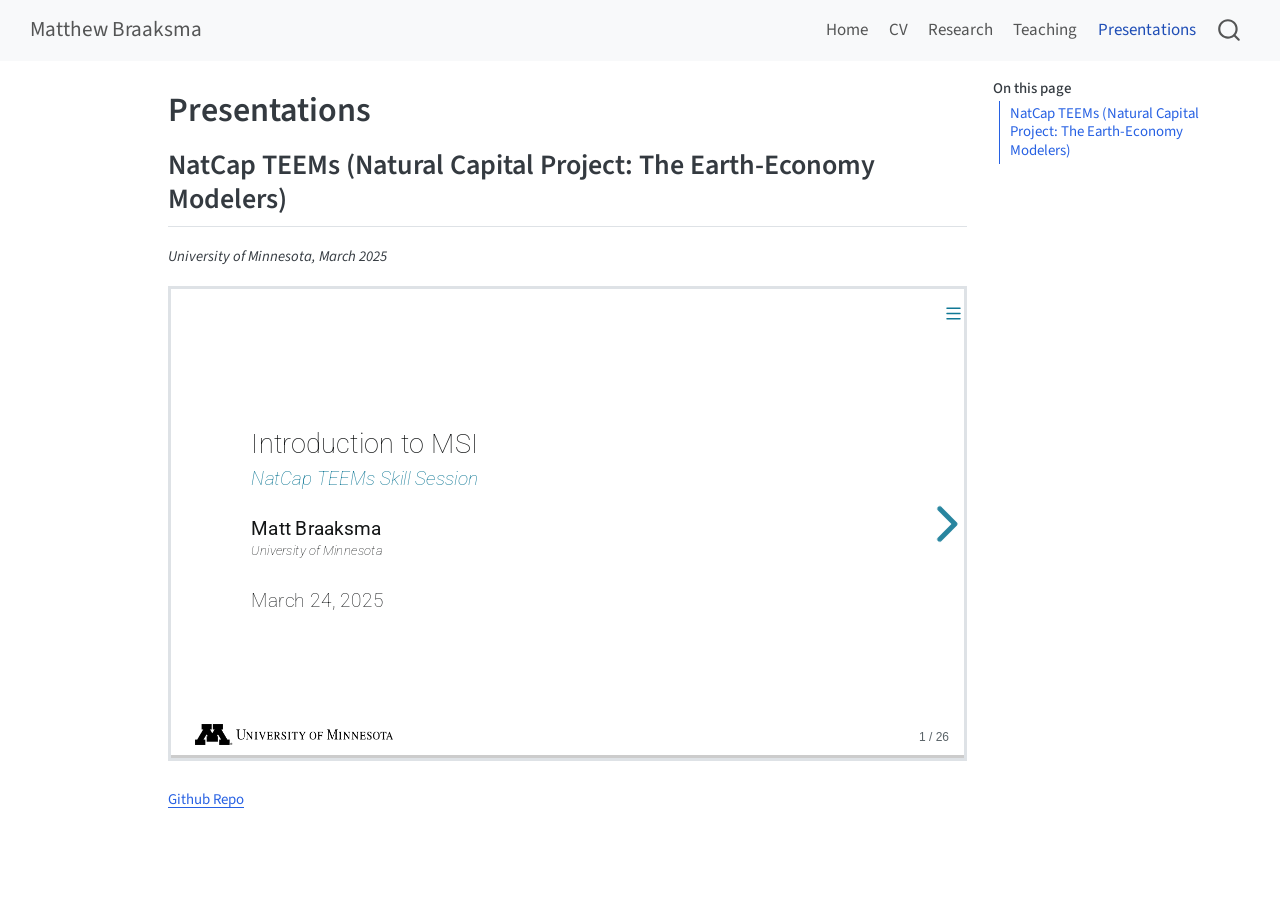
<file: docs/presentations.html>
<!DOCTYPE html>
<html xmlns="http://www.w3.org/1999/xhtml" lang="en" xml:lang="en"><head>

<meta charset="utf-8">
<meta name="generator" content="quarto-1.8.26">

<meta name="viewport" content="width=device-width, initial-scale=1.0, user-scalable=yes">


<title>Presentations – Matthew Braaksma</title>
<style>
code{white-space: pre-wrap;}
span.smallcaps{font-variant: small-caps;}
div.columns{display: flex; gap: min(4vw, 1.5em);}
div.column{flex: auto; overflow-x: auto;}
div.hanging-indent{margin-left: 1.5em; text-indent: -1.5em;}
ul.task-list{list-style: none;}
ul.task-list li input[type="checkbox"] {
  width: 0.8em;
  margin: 0 0.8em 0.2em -1em; /* quarto-specific, see https://github.com/quarto-dev/quarto-cli/issues/4556 */ 
  vertical-align: middle;
}
</style>


<script src="site_libs/quarto-nav/quarto-nav.js"></script>
<script src="site_libs/quarto-nav/headroom.min.js"></script>
<script src="site_libs/clipboard/clipboard.min.js"></script>
<script src="site_libs/quarto-search/autocomplete.umd.js"></script>
<script src="site_libs/quarto-search/fuse.min.js"></script>
<script src="site_libs/quarto-search/quarto-search.js"></script>
<meta name="quarto:offset" content="./">
<link href="./assets/img/pyramid-200.png" rel="icon" type="image/png">
<script src="site_libs/quarto-html/quarto.js" type="module"></script>
<script src="site_libs/quarto-html/tabsets/tabsets.js" type="module"></script>
<script src="site_libs/quarto-html/axe/axe-check.js" type="module"></script>
<script src="site_libs/quarto-html/popper.min.js"></script>
<script src="site_libs/quarto-html/tippy.umd.min.js"></script>
<script src="site_libs/quarto-html/anchor.min.js"></script>
<link href="site_libs/quarto-html/tippy.css" rel="stylesheet">
<link href="site_libs/quarto-html/quarto-syntax-highlighting-587c61ba64f3a5504c4d52d930310e48.css" rel="stylesheet" id="quarto-text-highlighting-styles">
<script src="site_libs/bootstrap/bootstrap.min.js"></script>
<link href="site_libs/bootstrap/bootstrap-icons.css" rel="stylesheet">
<link href="site_libs/bootstrap/bootstrap-5b4ad623e5705c0698d39aec6f10cf02.min.css" rel="stylesheet" append-hash="true" id="quarto-bootstrap" data-mode="light">
<script id="quarto-search-options" type="application/json">{
  "location": "navbar",
  "copy-button": false,
  "collapse-after": 3,
  "panel-placement": "end",
  "type": "overlay",
  "limit": 50,
  "keyboard-shortcut": [
    "f",
    "/",
    "s"
  ],
  "show-item-context": false,
  "language": {
    "search-no-results-text": "No results",
    "search-matching-documents-text": "matching documents",
    "search-copy-link-title": "Copy link to search",
    "search-hide-matches-text": "Hide additional matches",
    "search-more-match-text": "more match in this document",
    "search-more-matches-text": "more matches in this document",
    "search-clear-button-title": "Clear",
    "search-text-placeholder": "",
    "search-detached-cancel-button-title": "Cancel",
    "search-submit-button-title": "Submit",
    "search-label": "Search"
  }
}</script>
<script data-goatcounter="https://m-braaksma.goatcounter.com/count" async="" src="https://gc.zgo.at/count.js"></script>


<link rel="stylesheet" href="styles.css">
</head>

<body class="nav-fixed quarto-light">

<div id="quarto-search-results"></div>
  <header id="quarto-header" class="headroom fixed-top">
    <nav class="navbar navbar-expand-lg " data-bs-theme="dark">
      <div class="navbar-container container-fluid">
      <div class="navbar-brand-container mx-auto">
    <a class="navbar-brand" href="./index.html">
    <span class="navbar-title">Matthew Braaksma</span>
    </a>
  </div>
            <div id="quarto-search" class="" title="Search"></div>
          <button class="navbar-toggler" type="button" data-bs-toggle="collapse" data-bs-target="#navbarCollapse" aria-controls="navbarCollapse" role="menu" aria-expanded="false" aria-label="Toggle navigation" onclick="if (window.quartoToggleHeadroom) { window.quartoToggleHeadroom(); }">
  <span class="navbar-toggler-icon"></span>
</button>
          <div class="collapse navbar-collapse" id="navbarCollapse">
            <ul class="navbar-nav navbar-nav-scroll ms-auto">
  <li class="nav-item">
    <a class="nav-link" href="./index.html"> 
<span class="menu-text">Home</span></a>
  </li>  
  <li class="nav-item">
    <a class="nav-link" href="./cv.html"> 
<span class="menu-text">CV</span></a>
  </li>  
  <li class="nav-item">
    <a class="nav-link" href="./research.html"> 
<span class="menu-text">Research</span></a>
  </li>  
  <li class="nav-item">
    <a class="nav-link" href="./teaching.html"> 
<span class="menu-text">Teaching</span></a>
  </li>  
  <li class="nav-item">
    <a class="nav-link active" href="./presentations.html" aria-current="page"> 
<span class="menu-text">Presentations</span></a>
  </li>  
</ul>
          </div> <!-- /navcollapse -->
            <div class="quarto-navbar-tools">
</div>
      </div> <!-- /container-fluid -->
    </nav>
</header>
<!-- content -->
<div id="quarto-content" class="quarto-container page-columns page-rows-contents page-layout-article page-navbar">
<!-- sidebar -->
<!-- margin-sidebar -->
    <div id="quarto-margin-sidebar" class="sidebar margin-sidebar">
        <nav id="TOC" role="doc-toc" class="toc-active">
    <h2 id="toc-title">On this page</h2>
   
  <ul>
  <li><a href="#natcap-teems-natural-capital-project-the-earth-economy-modelers" id="toc-natcap-teems-natural-capital-project-the-earth-economy-modelers" class="nav-link active" data-scroll-target="#natcap-teems-natural-capital-project-the-earth-economy-modelers">NatCap TEEMs (Natural Capital Project: The Earth-Economy Modelers)</a></li>
  </ul>
</nav>
    </div>
<!-- main -->
<main class="content" id="quarto-document-content">

<header id="title-block-header" class="quarto-title-block default">
<div class="quarto-title">
<h1 class="title">Presentations</h1>
</div>



<div class="quarto-title-meta">

    
  
    
  </div>
  


</header>


<section id="natcap-teems-natural-capital-project-the-earth-economy-modelers" class="level2">
<h2 class="anchored" data-anchor-id="natcap-teems-natural-capital-project-the-earth-economy-modelers">NatCap TEEMs (Natural Capital Project: The Earth-Economy Modelers)</h2>
<p><small><em>University of Minnesota, March 2025</em></small></p>
<style>
.slide-deck {
    border: 3px solid #dee2e6;
    width: 100%;
    height: 475px;
}
</style>
<iframe class="slide-deck" src="assets/slides/msi_intro.html">
</iframe>
<p><small><a href="https://github.com/m-braaksma/msi_intro">Github Repo</a></small></p>


</section>

</main> <!-- /main -->
<script id="quarto-html-after-body" type="application/javascript">
  window.document.addEventListener("DOMContentLoaded", function (event) {
    const icon = "";
    const anchorJS = new window.AnchorJS();
    anchorJS.options = {
      placement: 'right',
      icon: icon
    };
    anchorJS.add('.anchored');
    const isCodeAnnotation = (el) => {
      for (const clz of el.classList) {
        if (clz.startsWith('code-annotation-')) {                     
          return true;
        }
      }
      return false;
    }
    const onCopySuccess = function(e) {
      // button target
      const button = e.trigger;
      // don't keep focus
      button.blur();
      // flash "checked"
      button.classList.add('code-copy-button-checked');
      var currentTitle = button.getAttribute("title");
      button.setAttribute("title", "Copied!");
      let tooltip;
      if (window.bootstrap) {
        button.setAttribute("data-bs-toggle", "tooltip");
        button.setAttribute("data-bs-placement", "left");
        button.setAttribute("data-bs-title", "Copied!");
        tooltip = new bootstrap.Tooltip(button, 
          { trigger: "manual", 
            customClass: "code-copy-button-tooltip",
            offset: [0, -8]});
        tooltip.show();    
      }
      setTimeout(function() {
        if (tooltip) {
          tooltip.hide();
          button.removeAttribute("data-bs-title");
          button.removeAttribute("data-bs-toggle");
          button.removeAttribute("data-bs-placement");
        }
        button.setAttribute("title", currentTitle);
        button.classList.remove('code-copy-button-checked');
      }, 1000);
      // clear code selection
      e.clearSelection();
    }
    const getTextToCopy = function(trigger) {
      const outerScaffold = trigger.parentElement.cloneNode(true);
      const codeEl = outerScaffold.querySelector('code');
      for (const childEl of codeEl.children) {
        if (isCodeAnnotation(childEl)) {
          childEl.remove();
        }
      }
      return codeEl.innerText;
    }
    const clipboard = new window.ClipboardJS('.code-copy-button:not([data-in-quarto-modal])', {
      text: getTextToCopy
    });
    clipboard.on('success', onCopySuccess);
    if (window.document.getElementById('quarto-embedded-source-code-modal')) {
      const clipboardModal = new window.ClipboardJS('.code-copy-button[data-in-quarto-modal]', {
        text: getTextToCopy,
        container: window.document.getElementById('quarto-embedded-source-code-modal')
      });
      clipboardModal.on('success', onCopySuccess);
    }
      var localhostRegex = new RegExp(/^(?:http|https):\/\/localhost\:?[0-9]*\//);
      var mailtoRegex = new RegExp(/^mailto:/);
        var filterRegex = new RegExp('/' + window.location.host + '/');
      var isInternal = (href) => {
          return filterRegex.test(href) || localhostRegex.test(href) || mailtoRegex.test(href);
      }
      // Inspect non-navigation links and adorn them if external
     var links = window.document.querySelectorAll('a[href]:not(.nav-link):not(.navbar-brand):not(.toc-action):not(.sidebar-link):not(.sidebar-item-toggle):not(.pagination-link):not(.no-external):not([aria-hidden]):not(.dropdown-item):not(.quarto-navigation-tool):not(.about-link)');
      for (var i=0; i<links.length; i++) {
        const link = links[i];
        if (!isInternal(link.href)) {
          // undo the damage that might have been done by quarto-nav.js in the case of
          // links that we want to consider external
          if (link.dataset.originalHref !== undefined) {
            link.href = link.dataset.originalHref;
          }
        }
      }
    function tippyHover(el, contentFn, onTriggerFn, onUntriggerFn) {
      const config = {
        allowHTML: true,
        maxWidth: 500,
        delay: 100,
        arrow: false,
        appendTo: function(el) {
            return el.parentElement;
        },
        interactive: true,
        interactiveBorder: 10,
        theme: 'quarto',
        placement: 'bottom-start',
      };
      if (contentFn) {
        config.content = contentFn;
      }
      if (onTriggerFn) {
        config.onTrigger = onTriggerFn;
      }
      if (onUntriggerFn) {
        config.onUntrigger = onUntriggerFn;
      }
      window.tippy(el, config); 
    }
    const noterefs = window.document.querySelectorAll('a[role="doc-noteref"]');
    for (var i=0; i<noterefs.length; i++) {
      const ref = noterefs[i];
      tippyHover(ref, function() {
        // use id or data attribute instead here
        let href = ref.getAttribute('data-footnote-href') || ref.getAttribute('href');
        try { href = new URL(href).hash; } catch {}
        const id = href.replace(/^#\/?/, "");
        const note = window.document.getElementById(id);
        if (note) {
          return note.innerHTML;
        } else {
          return "";
        }
      });
    }
    const xrefs = window.document.querySelectorAll('a.quarto-xref');
    const processXRef = (id, note) => {
      // Strip column container classes
      const stripColumnClz = (el) => {
        el.classList.remove("page-full", "page-columns");
        if (el.children) {
          for (const child of el.children) {
            stripColumnClz(child);
          }
        }
      }
      stripColumnClz(note)
      if (id === null || id.startsWith('sec-')) {
        // Special case sections, only their first couple elements
        const container = document.createElement("div");
        if (note.children && note.children.length > 2) {
          container.appendChild(note.children[0].cloneNode(true));
          for (let i = 1; i < note.children.length; i++) {
            const child = note.children[i];
            if (child.tagName === "P" && child.innerText === "") {
              continue;
            } else {
              container.appendChild(child.cloneNode(true));
              break;
            }
          }
          if (window.Quarto?.typesetMath) {
            window.Quarto.typesetMath(container);
          }
          return container.innerHTML
        } else {
          if (window.Quarto?.typesetMath) {
            window.Quarto.typesetMath(note);
          }
          return note.innerHTML;
        }
      } else {
        // Remove any anchor links if they are present
        const anchorLink = note.querySelector('a.anchorjs-link');
        if (anchorLink) {
          anchorLink.remove();
        }
        if (window.Quarto?.typesetMath) {
          window.Quarto.typesetMath(note);
        }
        if (note.classList.contains("callout")) {
          return note.outerHTML;
        } else {
          return note.innerHTML;
        }
      }
    }
    for (var i=0; i<xrefs.length; i++) {
      const xref = xrefs[i];
      tippyHover(xref, undefined, function(instance) {
        instance.disable();
        let url = xref.getAttribute('href');
        let hash = undefined; 
        if (url.startsWith('#')) {
          hash = url;
        } else {
          try { hash = new URL(url).hash; } catch {}
        }
        if (hash) {
          const id = hash.replace(/^#\/?/, "");
          const note = window.document.getElementById(id);
          if (note !== null) {
            try {
              const html = processXRef(id, note.cloneNode(true));
              instance.setContent(html);
            } finally {
              instance.enable();
              instance.show();
            }
          } else {
            // See if we can fetch this
            fetch(url.split('#')[0])
            .then(res => res.text())
            .then(html => {
              const parser = new DOMParser();
              const htmlDoc = parser.parseFromString(html, "text/html");
              const note = htmlDoc.getElementById(id);
              if (note !== null) {
                const html = processXRef(id, note);
                instance.setContent(html);
              } 
            }).finally(() => {
              instance.enable();
              instance.show();
            });
          }
        } else {
          // See if we can fetch a full url (with no hash to target)
          // This is a special case and we should probably do some content thinning / targeting
          fetch(url)
          .then(res => res.text())
          .then(html => {
            const parser = new DOMParser();
            const htmlDoc = parser.parseFromString(html, "text/html");
            const note = htmlDoc.querySelector('main.content');
            if (note !== null) {
              // This should only happen for chapter cross references
              // (since there is no id in the URL)
              // remove the first header
              if (note.children.length > 0 && note.children[0].tagName === "HEADER") {
                note.children[0].remove();
              }
              const html = processXRef(null, note);
              instance.setContent(html);
            } 
          }).finally(() => {
            instance.enable();
            instance.show();
          });
        }
      }, function(instance) {
      });
    }
        let selectedAnnoteEl;
        const selectorForAnnotation = ( cell, annotation) => {
          let cellAttr = 'data-code-cell="' + cell + '"';
          let lineAttr = 'data-code-annotation="' +  annotation + '"';
          const selector = 'span[' + cellAttr + '][' + lineAttr + ']';
          return selector;
        }
        const selectCodeLines = (annoteEl) => {
          const doc = window.document;
          const targetCell = annoteEl.getAttribute("data-target-cell");
          const targetAnnotation = annoteEl.getAttribute("data-target-annotation");
          const annoteSpan = window.document.querySelector(selectorForAnnotation(targetCell, targetAnnotation));
          const lines = annoteSpan.getAttribute("data-code-lines").split(",");
          const lineIds = lines.map((line) => {
            return targetCell + "-" + line;
          })
          let top = null;
          let height = null;
          let parent = null;
          if (lineIds.length > 0) {
              //compute the position of the single el (top and bottom and make a div)
              const el = window.document.getElementById(lineIds[0]);
              top = el.offsetTop;
              height = el.offsetHeight;
              parent = el.parentElement.parentElement;
            if (lineIds.length > 1) {
              const lastEl = window.document.getElementById(lineIds[lineIds.length - 1]);
              const bottom = lastEl.offsetTop + lastEl.offsetHeight;
              height = bottom - top;
            }
            if (top !== null && height !== null && parent !== null) {
              // cook up a div (if necessary) and position it 
              let div = window.document.getElementById("code-annotation-line-highlight");
              if (div === null) {
                div = window.document.createElement("div");
                div.setAttribute("id", "code-annotation-line-highlight");
                div.style.position = 'absolute';
                parent.appendChild(div);
              }
              div.style.top = top - 2 + "px";
              div.style.height = height + 4 + "px";
              div.style.left = 0;
              let gutterDiv = window.document.getElementById("code-annotation-line-highlight-gutter");
              if (gutterDiv === null) {
                gutterDiv = window.document.createElement("div");
                gutterDiv.setAttribute("id", "code-annotation-line-highlight-gutter");
                gutterDiv.style.position = 'absolute';
                const codeCell = window.document.getElementById(targetCell);
                const gutter = codeCell.querySelector('.code-annotation-gutter');
                gutter.appendChild(gutterDiv);
              }
              gutterDiv.style.top = top - 2 + "px";
              gutterDiv.style.height = height + 4 + "px";
            }
            selectedAnnoteEl = annoteEl;
          }
        };
        const unselectCodeLines = () => {
          const elementsIds = ["code-annotation-line-highlight", "code-annotation-line-highlight-gutter"];
          elementsIds.forEach((elId) => {
            const div = window.document.getElementById(elId);
            if (div) {
              div.remove();
            }
          });
          selectedAnnoteEl = undefined;
        };
          // Handle positioning of the toggle
      window.addEventListener(
        "resize",
        throttle(() => {
          elRect = undefined;
          if (selectedAnnoteEl) {
            selectCodeLines(selectedAnnoteEl);
          }
        }, 10)
      );
      function throttle(fn, ms) {
      let throttle = false;
      let timer;
        return (...args) => {
          if(!throttle) { // first call gets through
              fn.apply(this, args);
              throttle = true;
          } else { // all the others get throttled
              if(timer) clearTimeout(timer); // cancel #2
              timer = setTimeout(() => {
                fn.apply(this, args);
                timer = throttle = false;
              }, ms);
          }
        };
      }
        // Attach click handler to the DT
        const annoteDls = window.document.querySelectorAll('dt[data-target-cell]');
        for (const annoteDlNode of annoteDls) {
          annoteDlNode.addEventListener('click', (event) => {
            const clickedEl = event.target;
            if (clickedEl !== selectedAnnoteEl) {
              unselectCodeLines();
              const activeEl = window.document.querySelector('dt[data-target-cell].code-annotation-active');
              if (activeEl) {
                activeEl.classList.remove('code-annotation-active');
              }
              selectCodeLines(clickedEl);
              clickedEl.classList.add('code-annotation-active');
            } else {
              // Unselect the line
              unselectCodeLines();
              clickedEl.classList.remove('code-annotation-active');
            }
          });
        }
    const findCites = (el) => {
      const parentEl = el.parentElement;
      if (parentEl) {
        const cites = parentEl.dataset.cites;
        if (cites) {
          return {
            el,
            cites: cites.split(' ')
          };
        } else {
          return findCites(el.parentElement)
        }
      } else {
        return undefined;
      }
    };
    var bibliorefs = window.document.querySelectorAll('a[role="doc-biblioref"]');
    for (var i=0; i<bibliorefs.length; i++) {
      const ref = bibliorefs[i];
      const citeInfo = findCites(ref);
      if (citeInfo) {
        tippyHover(citeInfo.el, function() {
          var popup = window.document.createElement('div');
          citeInfo.cites.forEach(function(cite) {
            var citeDiv = window.document.createElement('div');
            citeDiv.classList.add('hanging-indent');
            citeDiv.classList.add('csl-entry');
            var biblioDiv = window.document.getElementById('ref-' + cite);
            if (biblioDiv) {
              citeDiv.innerHTML = biblioDiv.innerHTML;
            }
            popup.appendChild(citeDiv);
          });
          return popup.innerHTML;
        });
      }
    }
  });
  </script>
</div> <!-- /content -->




</body></html>
</file>
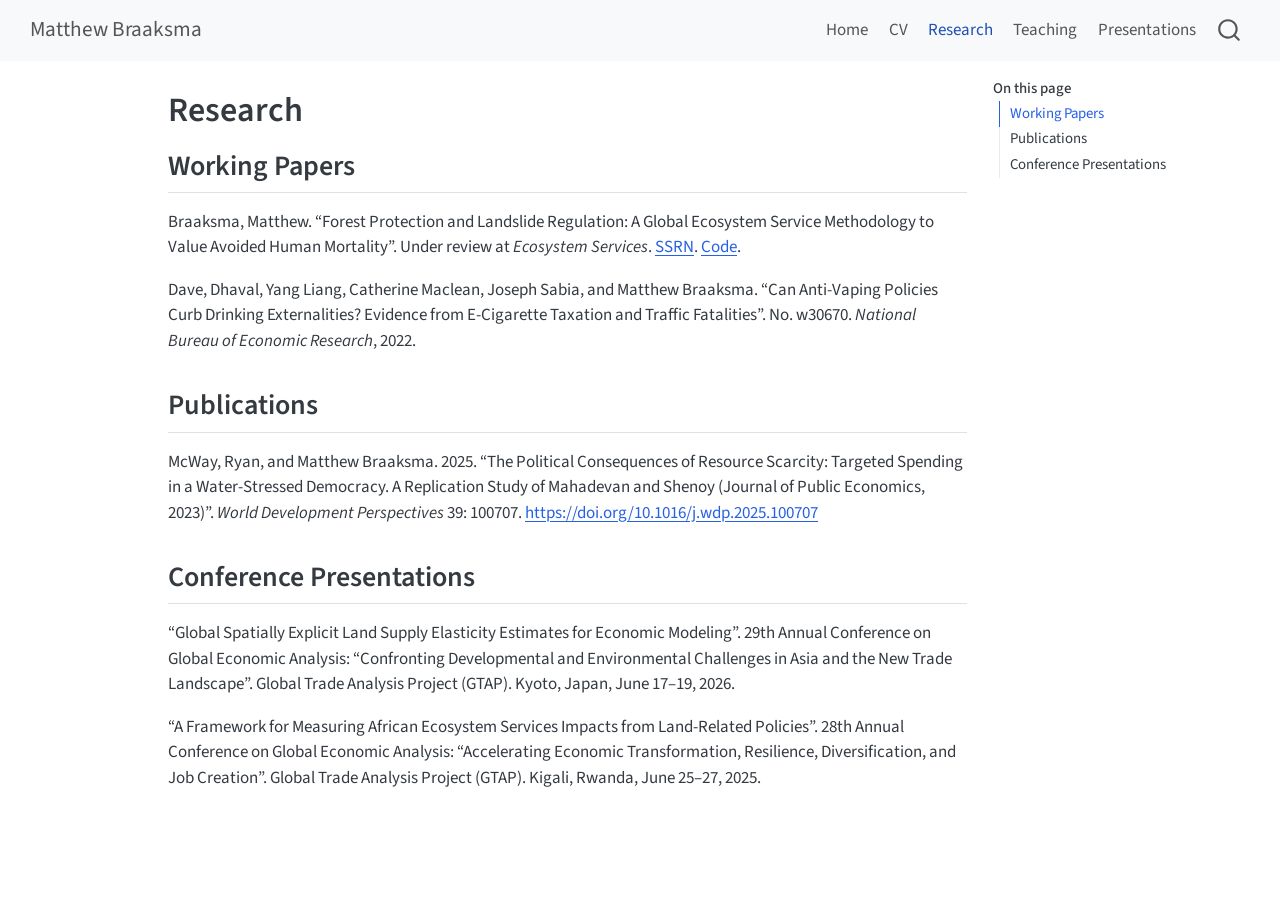
<file: docs/research.html>
<!DOCTYPE html>
<html xmlns="http://www.w3.org/1999/xhtml" lang="en" xml:lang="en"><head>

<meta charset="utf-8">
<meta name="generator" content="quarto-1.8.26">

<meta name="viewport" content="width=device-width, initial-scale=1.0, user-scalable=yes">


<title>Research – Matthew Braaksma</title>
<style>
code{white-space: pre-wrap;}
span.smallcaps{font-variant: small-caps;}
div.columns{display: flex; gap: min(4vw, 1.5em);}
div.column{flex: auto; overflow-x: auto;}
div.hanging-indent{margin-left: 1.5em; text-indent: -1.5em;}
ul.task-list{list-style: none;}
ul.task-list li input[type="checkbox"] {
  width: 0.8em;
  margin: 0 0.8em 0.2em -1em; /* quarto-specific, see https://github.com/quarto-dev/quarto-cli/issues/4556 */ 
  vertical-align: middle;
}
</style>


<script src="site_libs/quarto-nav/quarto-nav.js"></script>
<script src="site_libs/quarto-nav/headroom.min.js"></script>
<script src="site_libs/clipboard/clipboard.min.js"></script>
<script src="site_libs/quarto-search/autocomplete.umd.js"></script>
<script src="site_libs/quarto-search/fuse.min.js"></script>
<script src="site_libs/quarto-search/quarto-search.js"></script>
<meta name="quarto:offset" content="./">
<link href="./assets/img/pyramid-200.png" rel="icon" type="image/png">
<script src="site_libs/quarto-html/quarto.js" type="module"></script>
<script src="site_libs/quarto-html/tabsets/tabsets.js" type="module"></script>
<script src="site_libs/quarto-html/axe/axe-check.js" type="module"></script>
<script src="site_libs/quarto-html/popper.min.js"></script>
<script src="site_libs/quarto-html/tippy.umd.min.js"></script>
<script src="site_libs/quarto-html/anchor.min.js"></script>
<link href="site_libs/quarto-html/tippy.css" rel="stylesheet">
<link href="site_libs/quarto-html/quarto-syntax-highlighting-587c61ba64f3a5504c4d52d930310e48.css" rel="stylesheet" id="quarto-text-highlighting-styles">
<script src="site_libs/bootstrap/bootstrap.min.js"></script>
<link href="site_libs/bootstrap/bootstrap-icons.css" rel="stylesheet">
<link href="site_libs/bootstrap/bootstrap-5b4ad623e5705c0698d39aec6f10cf02.min.css" rel="stylesheet" append-hash="true" id="quarto-bootstrap" data-mode="light">
<script id="quarto-search-options" type="application/json">{
  "location": "navbar",
  "copy-button": false,
  "collapse-after": 3,
  "panel-placement": "end",
  "type": "overlay",
  "limit": 50,
  "keyboard-shortcut": [
    "f",
    "/",
    "s"
  ],
  "show-item-context": false,
  "language": {
    "search-no-results-text": "No results",
    "search-matching-documents-text": "matching documents",
    "search-copy-link-title": "Copy link to search",
    "search-hide-matches-text": "Hide additional matches",
    "search-more-match-text": "more match in this document",
    "search-more-matches-text": "more matches in this document",
    "search-clear-button-title": "Clear",
    "search-text-placeholder": "",
    "search-detached-cancel-button-title": "Cancel",
    "search-submit-button-title": "Submit",
    "search-label": "Search"
  }
}</script>
<script data-goatcounter="https://m-braaksma.goatcounter.com/count" async="" src="https://gc.zgo.at/count.js"></script>


<link rel="stylesheet" href="styles.css">
</head>

<body class="nav-fixed quarto-light">

<div id="quarto-search-results"></div>
  <header id="quarto-header" class="headroom fixed-top">
    <nav class="navbar navbar-expand-lg " data-bs-theme="dark">
      <div class="navbar-container container-fluid">
      <div class="navbar-brand-container mx-auto">
    <a class="navbar-brand" href="./index.html">
    <span class="navbar-title">Matthew Braaksma</span>
    </a>
  </div>
            <div id="quarto-search" class="" title="Search"></div>
          <button class="navbar-toggler" type="button" data-bs-toggle="collapse" data-bs-target="#navbarCollapse" aria-controls="navbarCollapse" role="menu" aria-expanded="false" aria-label="Toggle navigation" onclick="if (window.quartoToggleHeadroom) { window.quartoToggleHeadroom(); }">
  <span class="navbar-toggler-icon"></span>
</button>
          <div class="collapse navbar-collapse" id="navbarCollapse">
            <ul class="navbar-nav navbar-nav-scroll ms-auto">
  <li class="nav-item">
    <a class="nav-link" href="./index.html"> 
<span class="menu-text">Home</span></a>
  </li>  
  <li class="nav-item">
    <a class="nav-link" href="./cv.html"> 
<span class="menu-text">CV</span></a>
  </li>  
  <li class="nav-item">
    <a class="nav-link active" href="./research.html" aria-current="page"> 
<span class="menu-text">Research</span></a>
  </li>  
  <li class="nav-item">
    <a class="nav-link" href="./teaching.html"> 
<span class="menu-text">Teaching</span></a>
  </li>  
  <li class="nav-item">
    <a class="nav-link" href="./presentations.html"> 
<span class="menu-text">Presentations</span></a>
  </li>  
</ul>
          </div> <!-- /navcollapse -->
            <div class="quarto-navbar-tools">
</div>
      </div> <!-- /container-fluid -->
    </nav>
</header>
<!-- content -->
<div id="quarto-content" class="quarto-container page-columns page-rows-contents page-layout-article page-navbar">
<!-- sidebar -->
<!-- margin-sidebar -->
    <div id="quarto-margin-sidebar" class="sidebar margin-sidebar">
        <nav id="TOC" role="doc-toc" class="toc-active">
    <h2 id="toc-title">On this page</h2>
   
  <ul>
  <li><a href="#working-papers" id="toc-working-papers" class="nav-link active" data-scroll-target="#working-papers">Working Papers</a></li>
  <li><a href="#publications" id="toc-publications" class="nav-link" data-scroll-target="#publications">Publications</a></li>
  <li><a href="#conference-presentations" id="toc-conference-presentations" class="nav-link" data-scroll-target="#conference-presentations">Conference Presentations</a></li>
  </ul>
</nav>
    </div>
<!-- main -->
<main class="content" id="quarto-document-content">

<header id="title-block-header" class="quarto-title-block default">
<div class="quarto-title">
<h1 class="title">Research</h1>
</div>



<div class="quarto-title-meta">

    
  
    
  </div>
  


</header>


<section id="working-papers" class="level2">
<h2 class="anchored" data-anchor-id="working-papers">Working Papers</h2>
<p>Braaksma, Matthew. “Forest Protection and Landslide Regulation: A Global Ecosystem Service Methodology to Value Avoided Human Mortality”. Under review at <em>Ecosystem Services</em>. <a href="https://papers.ssrn.com/sol3/papers.cfm?abstract_id=7008528">SSRN</a>. <a href="https://doi.org/10.5281/zenodo.20600890">Code</a>.</p>
<p>Dave, Dhaval, Yang Liang, Catherine Maclean, Joseph Sabia, and Matthew Braaksma. “Can Anti-Vaping Policies Curb Drinking Externalities? Evidence from E-Cigarette Taxation and Traffic Fatalities”. No.&nbsp;w30670. <em>National Bureau of Economic Research</em>, 2022.</p>
</section>
<section id="publications" class="level2">
<h2 class="anchored" data-anchor-id="publications">Publications</h2>
<p>McWay, Ryan, and Matthew Braaksma. 2025. “The Political Consequences of Resource Scarcity: Targeted Spending in a Water-Stressed Democracy. A Replication Study of Mahadevan and Shenoy (Journal of Public Economics, 2023)”. <em>World Development Perspectives</em> 39: 100707. <a href="https://doi.org/10.1016/j.wdp.2025.100707">https://doi.org/10.1016/j.wdp.2025.100707</a></p>
</section>
<section id="conference-presentations" class="level2">
<h2 class="anchored" data-anchor-id="conference-presentations">Conference Presentations</h2>
<p>“Global Spatially Explicit Land Supply Elasticity Estimates for Economic Modeling”. 29th Annual Conference on Global Economic Analysis: “Confronting Developmental and Environmental Challenges in Asia and the New Trade Landscape”. Global Trade Analysis Project (GTAP). Kyoto, Japan, June 17–19, 2026.</p>
<p>“A Framework for Measuring African Ecosystem Services Impacts from Land-Related Policies”. 28th Annual Conference on Global Economic Analysis: “Accelerating Economic Transformation, Resilience, Diversification, and Job Creation”. Global Trade Analysis Project (GTAP). Kigali, Rwanda, June 25–27, 2025.</p>


</section>

</main> <!-- /main -->
<script id="quarto-html-after-body" type="application/javascript">
  window.document.addEventListener("DOMContentLoaded", function (event) {
    const icon = "";
    const anchorJS = new window.AnchorJS();
    anchorJS.options = {
      placement: 'right',
      icon: icon
    };
    anchorJS.add('.anchored');
    const isCodeAnnotation = (el) => {
      for (const clz of el.classList) {
        if (clz.startsWith('code-annotation-')) {                     
          return true;
        }
      }
      return false;
    }
    const onCopySuccess = function(e) {
      // button target
      const button = e.trigger;
      // don't keep focus
      button.blur();
      // flash "checked"
      button.classList.add('code-copy-button-checked');
      var currentTitle = button.getAttribute("title");
      button.setAttribute("title", "Copied!");
      let tooltip;
      if (window.bootstrap) {
        button.setAttribute("data-bs-toggle", "tooltip");
        button.setAttribute("data-bs-placement", "left");
        button.setAttribute("data-bs-title", "Copied!");
        tooltip = new bootstrap.Tooltip(button, 
          { trigger: "manual", 
            customClass: "code-copy-button-tooltip",
            offset: [0, -8]});
        tooltip.show();    
      }
      setTimeout(function() {
        if (tooltip) {
          tooltip.hide();
          button.removeAttribute("data-bs-title");
          button.removeAttribute("data-bs-toggle");
          button.removeAttribute("data-bs-placement");
        }
        button.setAttribute("title", currentTitle);
        button.classList.remove('code-copy-button-checked');
      }, 1000);
      // clear code selection
      e.clearSelection();
    }
    const getTextToCopy = function(trigger) {
      const outerScaffold = trigger.parentElement.cloneNode(true);
      const codeEl = outerScaffold.querySelector('code');
      for (const childEl of codeEl.children) {
        if (isCodeAnnotation(childEl)) {
          childEl.remove();
        }
      }
      return codeEl.innerText;
    }
    const clipboard = new window.ClipboardJS('.code-copy-button:not([data-in-quarto-modal])', {
      text: getTextToCopy
    });
    clipboard.on('success', onCopySuccess);
    if (window.document.getElementById('quarto-embedded-source-code-modal')) {
      const clipboardModal = new window.ClipboardJS('.code-copy-button[data-in-quarto-modal]', {
        text: getTextToCopy,
        container: window.document.getElementById('quarto-embedded-source-code-modal')
      });
      clipboardModal.on('success', onCopySuccess);
    }
      var localhostRegex = new RegExp(/^(?:http|https):\/\/localhost\:?[0-9]*\//);
      var mailtoRegex = new RegExp(/^mailto:/);
        var filterRegex = new RegExp('/' + window.location.host + '/');
      var isInternal = (href) => {
          return filterRegex.test(href) || localhostRegex.test(href) || mailtoRegex.test(href);
      }
      // Inspect non-navigation links and adorn them if external
     var links = window.document.querySelectorAll('a[href]:not(.nav-link):not(.navbar-brand):not(.toc-action):not(.sidebar-link):not(.sidebar-item-toggle):not(.pagination-link):not(.no-external):not([aria-hidden]):not(.dropdown-item):not(.quarto-navigation-tool):not(.about-link)');
      for (var i=0; i<links.length; i++) {
        const link = links[i];
        if (!isInternal(link.href)) {
          // undo the damage that might have been done by quarto-nav.js in the case of
          // links that we want to consider external
          if (link.dataset.originalHref !== undefined) {
            link.href = link.dataset.originalHref;
          }
        }
      }
    function tippyHover(el, contentFn, onTriggerFn, onUntriggerFn) {
      const config = {
        allowHTML: true,
        maxWidth: 500,
        delay: 100,
        arrow: false,
        appendTo: function(el) {
            return el.parentElement;
        },
        interactive: true,
        interactiveBorder: 10,
        theme: 'quarto',
        placement: 'bottom-start',
      };
      if (contentFn) {
        config.content = contentFn;
      }
      if (onTriggerFn) {
        config.onTrigger = onTriggerFn;
      }
      if (onUntriggerFn) {
        config.onUntrigger = onUntriggerFn;
      }
      window.tippy(el, config); 
    }
    const noterefs = window.document.querySelectorAll('a[role="doc-noteref"]');
    for (var i=0; i<noterefs.length; i++) {
      const ref = noterefs[i];
      tippyHover(ref, function() {
        // use id or data attribute instead here
        let href = ref.getAttribute('data-footnote-href') || ref.getAttribute('href');
        try { href = new URL(href).hash; } catch {}
        const id = href.replace(/^#\/?/, "");
        const note = window.document.getElementById(id);
        if (note) {
          return note.innerHTML;
        } else {
          return "";
        }
      });
    }
    const xrefs = window.document.querySelectorAll('a.quarto-xref');
    const processXRef = (id, note) => {
      // Strip column container classes
      const stripColumnClz = (el) => {
        el.classList.remove("page-full", "page-columns");
        if (el.children) {
          for (const child of el.children) {
            stripColumnClz(child);
          }
        }
      }
      stripColumnClz(note)
      if (id === null || id.startsWith('sec-')) {
        // Special case sections, only their first couple elements
        const container = document.createElement("div");
        if (note.children && note.children.length > 2) {
          container.appendChild(note.children[0].cloneNode(true));
          for (let i = 1; i < note.children.length; i++) {
            const child = note.children[i];
            if (child.tagName === "P" && child.innerText === "") {
              continue;
            } else {
              container.appendChild(child.cloneNode(true));
              break;
            }
          }
          if (window.Quarto?.typesetMath) {
            window.Quarto.typesetMath(container);
          }
          return container.innerHTML
        } else {
          if (window.Quarto?.typesetMath) {
            window.Quarto.typesetMath(note);
          }
          return note.innerHTML;
        }
      } else {
        // Remove any anchor links if they are present
        const anchorLink = note.querySelector('a.anchorjs-link');
        if (anchorLink) {
          anchorLink.remove();
        }
        if (window.Quarto?.typesetMath) {
          window.Quarto.typesetMath(note);
        }
        if (note.classList.contains("callout")) {
          return note.outerHTML;
        } else {
          return note.innerHTML;
        }
      }
    }
    for (var i=0; i<xrefs.length; i++) {
      const xref = xrefs[i];
      tippyHover(xref, undefined, function(instance) {
        instance.disable();
        let url = xref.getAttribute('href');
        let hash = undefined; 
        if (url.startsWith('#')) {
          hash = url;
        } else {
          try { hash = new URL(url).hash; } catch {}
        }
        if (hash) {
          const id = hash.replace(/^#\/?/, "");
          const note = window.document.getElementById(id);
          if (note !== null) {
            try {
              const html = processXRef(id, note.cloneNode(true));
              instance.setContent(html);
            } finally {
              instance.enable();
              instance.show();
            }
          } else {
            // See if we can fetch this
            fetch(url.split('#')[0])
            .then(res => res.text())
            .then(html => {
              const parser = new DOMParser();
              const htmlDoc = parser.parseFromString(html, "text/html");
              const note = htmlDoc.getElementById(id);
              if (note !== null) {
                const html = processXRef(id, note);
                instance.setContent(html);
              } 
            }).finally(() => {
              instance.enable();
              instance.show();
            });
          }
        } else {
          // See if we can fetch a full url (with no hash to target)
          // This is a special case and we should probably do some content thinning / targeting
          fetch(url)
          .then(res => res.text())
          .then(html => {
            const parser = new DOMParser();
            const htmlDoc = parser.parseFromString(html, "text/html");
            const note = htmlDoc.querySelector('main.content');
            if (note !== null) {
              // This should only happen for chapter cross references
              // (since there is no id in the URL)
              // remove the first header
              if (note.children.length > 0 && note.children[0].tagName === "HEADER") {
                note.children[0].remove();
              }
              const html = processXRef(null, note);
              instance.setContent(html);
            } 
          }).finally(() => {
            instance.enable();
            instance.show();
          });
        }
      }, function(instance) {
      });
    }
        let selectedAnnoteEl;
        const selectorForAnnotation = ( cell, annotation) => {
          let cellAttr = 'data-code-cell="' + cell + '"';
          let lineAttr = 'data-code-annotation="' +  annotation + '"';
          const selector = 'span[' + cellAttr + '][' + lineAttr + ']';
          return selector;
        }
        const selectCodeLines = (annoteEl) => {
          const doc = window.document;
          const targetCell = annoteEl.getAttribute("data-target-cell");
          const targetAnnotation = annoteEl.getAttribute("data-target-annotation");
          const annoteSpan = window.document.querySelector(selectorForAnnotation(targetCell, targetAnnotation));
          const lines = annoteSpan.getAttribute("data-code-lines").split(",");
          const lineIds = lines.map((line) => {
            return targetCell + "-" + line;
          })
          let top = null;
          let height = null;
          let parent = null;
          if (lineIds.length > 0) {
              //compute the position of the single el (top and bottom and make a div)
              const el = window.document.getElementById(lineIds[0]);
              top = el.offsetTop;
              height = el.offsetHeight;
              parent = el.parentElement.parentElement;
            if (lineIds.length > 1) {
              const lastEl = window.document.getElementById(lineIds[lineIds.length - 1]);
              const bottom = lastEl.offsetTop + lastEl.offsetHeight;
              height = bottom - top;
            }
            if (top !== null && height !== null && parent !== null) {
              // cook up a div (if necessary) and position it 
              let div = window.document.getElementById("code-annotation-line-highlight");
              if (div === null) {
                div = window.document.createElement("div");
                div.setAttribute("id", "code-annotation-line-highlight");
                div.style.position = 'absolute';
                parent.appendChild(div);
              }
              div.style.top = top - 2 + "px";
              div.style.height = height + 4 + "px";
              div.style.left = 0;
              let gutterDiv = window.document.getElementById("code-annotation-line-highlight-gutter");
              if (gutterDiv === null) {
                gutterDiv = window.document.createElement("div");
                gutterDiv.setAttribute("id", "code-annotation-line-highlight-gutter");
                gutterDiv.style.position = 'absolute';
                const codeCell = window.document.getElementById(targetCell);
                const gutter = codeCell.querySelector('.code-annotation-gutter');
                gutter.appendChild(gutterDiv);
              }
              gutterDiv.style.top = top - 2 + "px";
              gutterDiv.style.height = height + 4 + "px";
            }
            selectedAnnoteEl = annoteEl;
          }
        };
        const unselectCodeLines = () => {
          const elementsIds = ["code-annotation-line-highlight", "code-annotation-line-highlight-gutter"];
          elementsIds.forEach((elId) => {
            const div = window.document.getElementById(elId);
            if (div) {
              div.remove();
            }
          });
          selectedAnnoteEl = undefined;
        };
          // Handle positioning of the toggle
      window.addEventListener(
        "resize",
        throttle(() => {
          elRect = undefined;
          if (selectedAnnoteEl) {
            selectCodeLines(selectedAnnoteEl);
          }
        }, 10)
      );
      function throttle(fn, ms) {
      let throttle = false;
      let timer;
        return (...args) => {
          if(!throttle) { // first call gets through
              fn.apply(this, args);
              throttle = true;
          } else { // all the others get throttled
              if(timer) clearTimeout(timer); // cancel #2
              timer = setTimeout(() => {
                fn.apply(this, args);
                timer = throttle = false;
              }, ms);
          }
        };
      }
        // Attach click handler to the DT
        const annoteDls = window.document.querySelectorAll('dt[data-target-cell]');
        for (const annoteDlNode of annoteDls) {
          annoteDlNode.addEventListener('click', (event) => {
            const clickedEl = event.target;
            if (clickedEl !== selectedAnnoteEl) {
              unselectCodeLines();
              const activeEl = window.document.querySelector('dt[data-target-cell].code-annotation-active');
              if (activeEl) {
                activeEl.classList.remove('code-annotation-active');
              }
              selectCodeLines(clickedEl);
              clickedEl.classList.add('code-annotation-active');
            } else {
              // Unselect the line
              unselectCodeLines();
              clickedEl.classList.remove('code-annotation-active');
            }
          });
        }
    const findCites = (el) => {
      const parentEl = el.parentElement;
      if (parentEl) {
        const cites = parentEl.dataset.cites;
        if (cites) {
          return {
            el,
            cites: cites.split(' ')
          };
        } else {
          return findCites(el.parentElement)
        }
      } else {
        return undefined;
      }
    };
    var bibliorefs = window.document.querySelectorAll('a[role="doc-biblioref"]');
    for (var i=0; i<bibliorefs.length; i++) {
      const ref = bibliorefs[i];
      const citeInfo = findCites(ref);
      if (citeInfo) {
        tippyHover(citeInfo.el, function() {
          var popup = window.document.createElement('div');
          citeInfo.cites.forEach(function(cite) {
            var citeDiv = window.document.createElement('div');
            citeDiv.classList.add('hanging-indent');
            citeDiv.classList.add('csl-entry');
            var biblioDiv = window.document.getElementById('ref-' + cite);
            if (biblioDiv) {
              citeDiv.innerHTML = biblioDiv.innerHTML;
            }
            popup.appendChild(citeDiv);
          });
          return popup.innerHTML;
        });
      }
    }
  });
  </script>
</div> <!-- /content -->




</body></html>
</file>
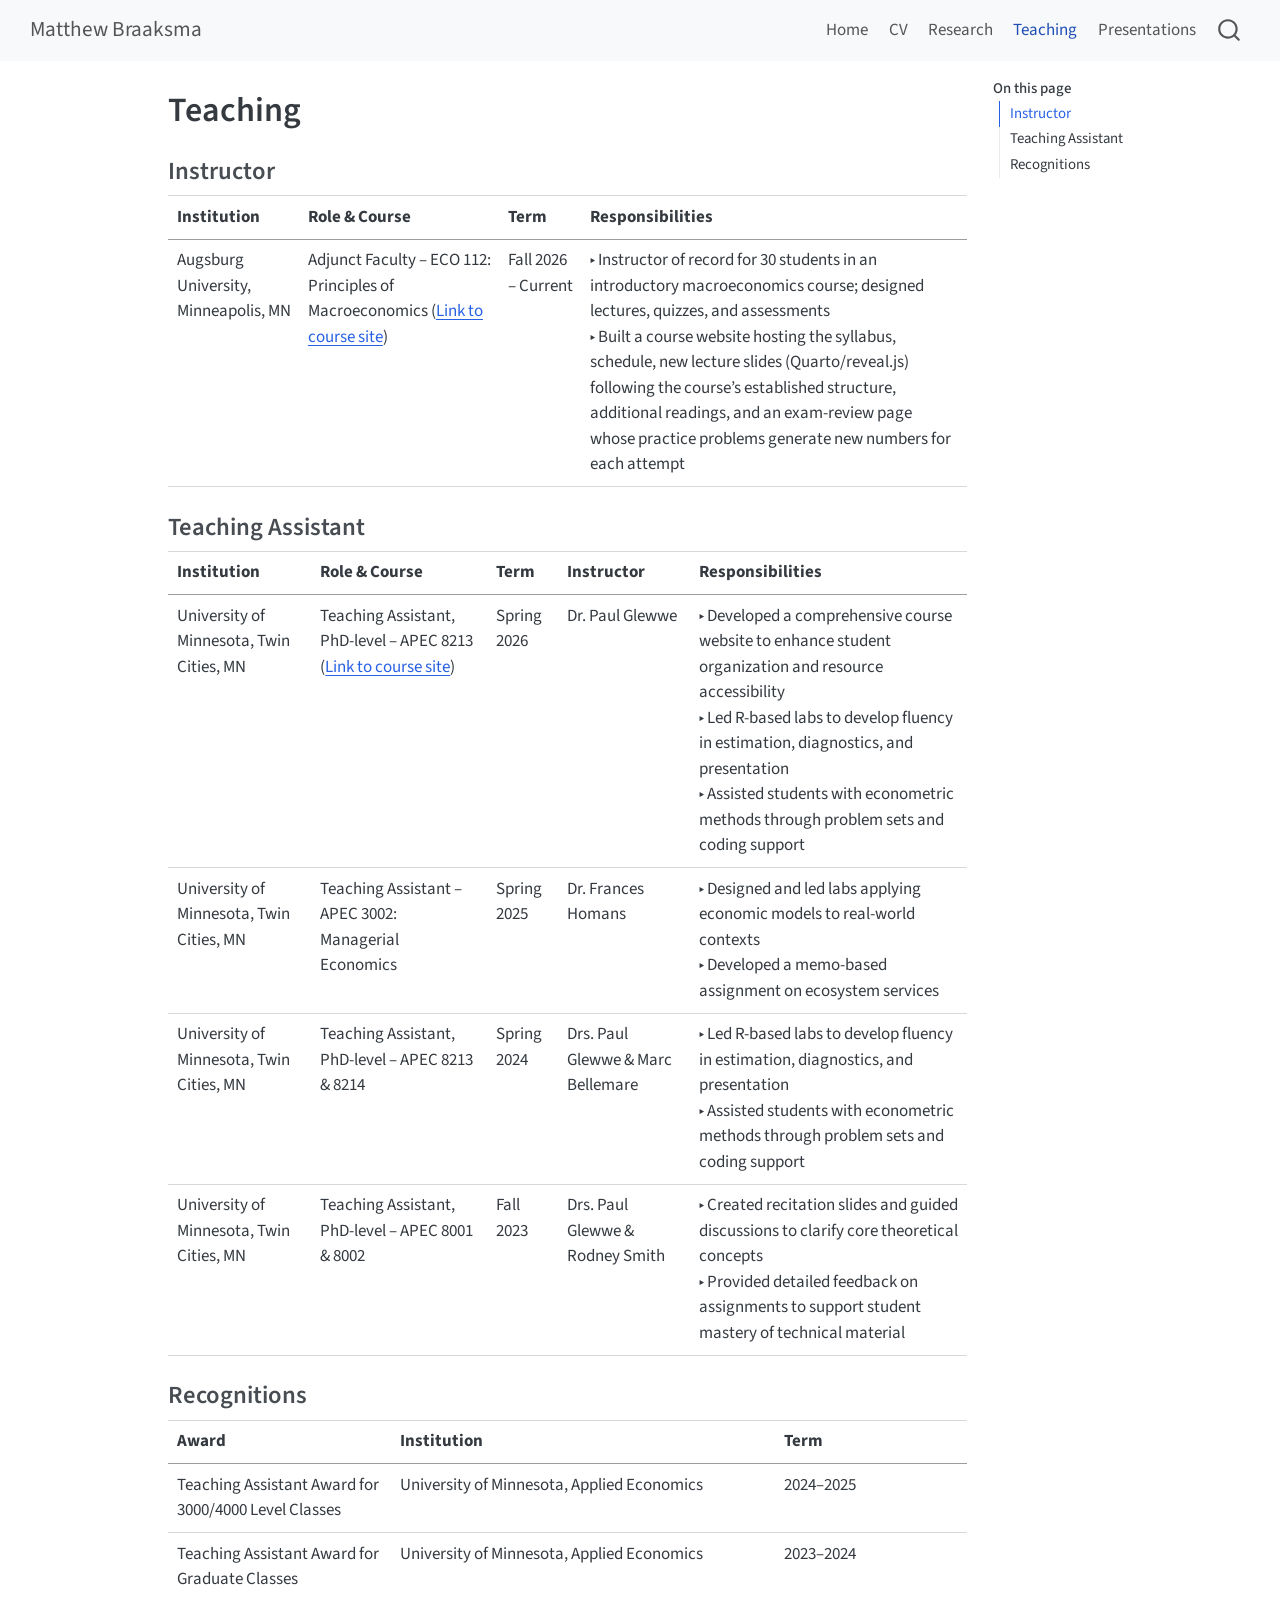
<file: docs/teaching.html>
<!DOCTYPE html>
<html xmlns="http://www.w3.org/1999/xhtml" lang="en" xml:lang="en"><head>

<meta charset="utf-8">
<meta name="generator" content="quarto-1.8.26">

<meta name="viewport" content="width=device-width, initial-scale=1.0, user-scalable=yes">


<title>Teaching – Matthew Braaksma</title>
<style>
code{white-space: pre-wrap;}
span.smallcaps{font-variant: small-caps;}
div.columns{display: flex; gap: min(4vw, 1.5em);}
div.column{flex: auto; overflow-x: auto;}
div.hanging-indent{margin-left: 1.5em; text-indent: -1.5em;}
ul.task-list{list-style: none;}
ul.task-list li input[type="checkbox"] {
  width: 0.8em;
  margin: 0 0.8em 0.2em -1em; /* quarto-specific, see https://github.com/quarto-dev/quarto-cli/issues/4556 */ 
  vertical-align: middle;
}
</style>


<script src="site_libs/quarto-nav/quarto-nav.js"></script>
<script src="site_libs/quarto-nav/headroom.min.js"></script>
<script src="site_libs/clipboard/clipboard.min.js"></script>
<script src="site_libs/quarto-search/autocomplete.umd.js"></script>
<script src="site_libs/quarto-search/fuse.min.js"></script>
<script src="site_libs/quarto-search/quarto-search.js"></script>
<meta name="quarto:offset" content="./">
<link href="./assets/img/pyramid-200.png" rel="icon" type="image/png">
<script src="site_libs/quarto-html/quarto.js" type="module"></script>
<script src="site_libs/quarto-html/tabsets/tabsets.js" type="module"></script>
<script src="site_libs/quarto-html/axe/axe-check.js" type="module"></script>
<script src="site_libs/quarto-html/popper.min.js"></script>
<script src="site_libs/quarto-html/tippy.umd.min.js"></script>
<script src="site_libs/quarto-html/anchor.min.js"></script>
<link href="site_libs/quarto-html/tippy.css" rel="stylesheet">
<link href="site_libs/quarto-html/quarto-syntax-highlighting-587c61ba64f3a5504c4d52d930310e48.css" rel="stylesheet" id="quarto-text-highlighting-styles">
<script src="site_libs/bootstrap/bootstrap.min.js"></script>
<link href="site_libs/bootstrap/bootstrap-icons.css" rel="stylesheet">
<link href="site_libs/bootstrap/bootstrap-5b4ad623e5705c0698d39aec6f10cf02.min.css" rel="stylesheet" append-hash="true" id="quarto-bootstrap" data-mode="light">
<script id="quarto-search-options" type="application/json">{
  "location": "navbar",
  "copy-button": false,
  "collapse-after": 3,
  "panel-placement": "end",
  "type": "overlay",
  "limit": 50,
  "keyboard-shortcut": [
    "f",
    "/",
    "s"
  ],
  "show-item-context": false,
  "language": {
    "search-no-results-text": "No results",
    "search-matching-documents-text": "matching documents",
    "search-copy-link-title": "Copy link to search",
    "search-hide-matches-text": "Hide additional matches",
    "search-more-match-text": "more match in this document",
    "search-more-matches-text": "more matches in this document",
    "search-clear-button-title": "Clear",
    "search-text-placeholder": "",
    "search-detached-cancel-button-title": "Cancel",
    "search-submit-button-title": "Submit",
    "search-label": "Search"
  }
}</script>
<script data-goatcounter="https://m-braaksma.goatcounter.com/count" async="" src="https://gc.zgo.at/count.js"></script>


<link rel="stylesheet" href="styles.css">
</head>

<body class="nav-fixed quarto-light">

<div id="quarto-search-results"></div>
  <header id="quarto-header" class="headroom fixed-top">
    <nav class="navbar navbar-expand-lg " data-bs-theme="dark">
      <div class="navbar-container container-fluid">
      <div class="navbar-brand-container mx-auto">
    <a class="navbar-brand" href="./index.html">
    <span class="navbar-title">Matthew Braaksma</span>
    </a>
  </div>
            <div id="quarto-search" class="" title="Search"></div>
          <button class="navbar-toggler" type="button" data-bs-toggle="collapse" data-bs-target="#navbarCollapse" aria-controls="navbarCollapse" role="menu" aria-expanded="false" aria-label="Toggle navigation" onclick="if (window.quartoToggleHeadroom) { window.quartoToggleHeadroom(); }">
  <span class="navbar-toggler-icon"></span>
</button>
          <div class="collapse navbar-collapse" id="navbarCollapse">
            <ul class="navbar-nav navbar-nav-scroll ms-auto">
  <li class="nav-item">
    <a class="nav-link" href="./index.html"> 
<span class="menu-text">Home</span></a>
  </li>  
  <li class="nav-item">
    <a class="nav-link" href="./cv.html"> 
<span class="menu-text">CV</span></a>
  </li>  
  <li class="nav-item">
    <a class="nav-link" href="./research.html"> 
<span class="menu-text">Research</span></a>
  </li>  
  <li class="nav-item">
    <a class="nav-link active" href="./teaching.html" aria-current="page"> 
<span class="menu-text">Teaching</span></a>
  </li>  
  <li class="nav-item">
    <a class="nav-link" href="./presentations.html"> 
<span class="menu-text">Presentations</span></a>
  </li>  
</ul>
          </div> <!-- /navcollapse -->
            <div class="quarto-navbar-tools">
</div>
      </div> <!-- /container-fluid -->
    </nav>
</header>
<!-- content -->
<div id="quarto-content" class="quarto-container page-columns page-rows-contents page-layout-article page-navbar">
<!-- sidebar -->
<!-- margin-sidebar -->
    <div id="quarto-margin-sidebar" class="sidebar margin-sidebar">
        <nav id="TOC" role="doc-toc" class="toc-active">
    <h2 id="toc-title">On this page</h2>
   
  <ul>
  <li><a href="#instructor" id="toc-instructor" class="nav-link active" data-scroll-target="#instructor">Instructor</a></li>
  <li><a href="#teaching-assistant" id="toc-teaching-assistant" class="nav-link" data-scroll-target="#teaching-assistant">Teaching Assistant</a></li>
  <li><a href="#recognitions" id="toc-recognitions" class="nav-link" data-scroll-target="#recognitions">Recognitions</a></li>
  </ul>
</nav>
    </div>
<!-- main -->
<main class="content" id="quarto-document-content">

<header id="title-block-header" class="quarto-title-block default">
<div class="quarto-title">
<h1 class="title">Teaching</h1>
</div>



<div class="quarto-title-meta">

    
  
    
  </div>
  


</header>


<section id="instructor" class="level3">
<h3 class="anchored" data-anchor-id="instructor">Instructor</h3>
<table class="caption-top table">
<thead>
<tr class="header">
<th>Institution</th>
<th>Role &amp; Course</th>
<th>Term</th>
<th>Responsibilities</th>
</tr>
</thead>
<tbody>
<tr class="odd">
<td>Augsburg University, Minneapolis, MN</td>
<td>Adjunct Faculty – ECO 112: Principles of Macroeconomics (<a href="https://m-braaksma.github.io/eco112_fall2026/">Link to course site</a>)</td>
<td>Fall 2026 – Current</td>
<td>‣ Instructor of record for 30 students in an introductory macroeconomics course; designed lectures, quizzes, and assessments<br>‣ Built a course website hosting the syllabus, schedule, new lecture slides (Quarto/reveal.js) following the course’s established structure, additional readings, and an exam-review page whose practice problems generate new numbers for each attempt</td>
</tr>
</tbody>
</table>
</section>
<section id="teaching-assistant" class="level3">
<h3 class="anchored" data-anchor-id="teaching-assistant">Teaching Assistant</h3>
<table class="caption-top table">
<thead>
<tr class="header">
<th>Institution</th>
<th>Role &amp; Course</th>
<th>Term</th>
<th>Instructor</th>
<th>Responsibilities</th>
</tr>
</thead>
<tbody>
<tr class="odd">
<td>University of Minnesota, Twin Cities, MN</td>
<td>Teaching Assistant, PhD-level – APEC 8213 (<a href="https://m-braaksma.github.io/apec8213_spring2026/">Link to course site</a>)</td>
<td>Spring 2026</td>
<td>Dr.&nbsp;Paul Glewwe</td>
<td>‣ Developed a comprehensive course website to enhance student organization and resource accessibility<br>‣ Led R-based labs to develop fluency in estimation, diagnostics, and presentation<br>‣ Assisted students with econometric methods through problem sets and coding support</td>
</tr>
<tr class="even">
<td>University of Minnesota, Twin Cities, MN</td>
<td>Teaching Assistant – APEC 3002: Managerial Economics</td>
<td>Spring 2025</td>
<td>Dr.&nbsp;Frances Homans</td>
<td>‣ Designed and led labs applying economic models to real-world contexts<br>‣ Developed a memo-based assignment on ecosystem services</td>
</tr>
<tr class="odd">
<td>University of Minnesota, Twin Cities, MN</td>
<td>Teaching Assistant, PhD-level – APEC 8213 &amp; 8214</td>
<td>Spring 2024</td>
<td>Drs. Paul Glewwe &amp; Marc Bellemare</td>
<td>‣ Led R-based labs to develop fluency in estimation, diagnostics, and presentation<br>‣ Assisted students with econometric methods through problem sets and coding support</td>
</tr>
<tr class="even">
<td>University of Minnesota, Twin Cities, MN</td>
<td>Teaching Assistant, PhD-level – APEC 8001 &amp; 8002</td>
<td>Fall 2023</td>
<td>Drs. Paul Glewwe &amp; Rodney Smith</td>
<td>‣ Created recitation slides and guided discussions to clarify core theoretical concepts<br>‣ Provided detailed feedback on assignments to support student mastery of technical material</td>
</tr>
</tbody>
</table>
</section>
<section id="recognitions" class="level3">
<h3 class="anchored" data-anchor-id="recognitions">Recognitions</h3>
<table class="caption-top table">
<colgroup>
<col style="width: 28%">
<col style="width: 48%">
<col style="width: 24%">
</colgroup>
<thead>
<tr class="header">
<th>Award</th>
<th>Institution</th>
<th>Term</th>
</tr>
</thead>
<tbody>
<tr class="odd">
<td>Teaching Assistant Award for 3000/4000 Level Classes</td>
<td>University of Minnesota, Applied Economics</td>
<td>2024–2025</td>
</tr>
<tr class="even">
<td>Teaching Assistant Award for Graduate Classes</td>
<td>University of Minnesota, Applied Economics</td>
<td>2023–2024</td>
</tr>
</tbody>
</table>


</section>

</main> <!-- /main -->
<script id="quarto-html-after-body" type="application/javascript">
  window.document.addEventListener("DOMContentLoaded", function (event) {
    const icon = "";
    const anchorJS = new window.AnchorJS();
    anchorJS.options = {
      placement: 'right',
      icon: icon
    };
    anchorJS.add('.anchored');
    const isCodeAnnotation = (el) => {
      for (const clz of el.classList) {
        if (clz.startsWith('code-annotation-')) {                     
          return true;
        }
      }
      return false;
    }
    const onCopySuccess = function(e) {
      // button target
      const button = e.trigger;
      // don't keep focus
      button.blur();
      // flash "checked"
      button.classList.add('code-copy-button-checked');
      var currentTitle = button.getAttribute("title");
      button.setAttribute("title", "Copied!");
      let tooltip;
      if (window.bootstrap) {
        button.setAttribute("data-bs-toggle", "tooltip");
        button.setAttribute("data-bs-placement", "left");
        button.setAttribute("data-bs-title", "Copied!");
        tooltip = new bootstrap.Tooltip(button, 
          { trigger: "manual", 
            customClass: "code-copy-button-tooltip",
            offset: [0, -8]});
        tooltip.show();    
      }
      setTimeout(function() {
        if (tooltip) {
          tooltip.hide();
          button.removeAttribute("data-bs-title");
          button.removeAttribute("data-bs-toggle");
          button.removeAttribute("data-bs-placement");
        }
        button.setAttribute("title", currentTitle);
        button.classList.remove('code-copy-button-checked');
      }, 1000);
      // clear code selection
      e.clearSelection();
    }
    const getTextToCopy = function(trigger) {
      const outerScaffold = trigger.parentElement.cloneNode(true);
      const codeEl = outerScaffold.querySelector('code');
      for (const childEl of codeEl.children) {
        if (isCodeAnnotation(childEl)) {
          childEl.remove();
        }
      }
      return codeEl.innerText;
    }
    const clipboard = new window.ClipboardJS('.code-copy-button:not([data-in-quarto-modal])', {
      text: getTextToCopy
    });
    clipboard.on('success', onCopySuccess);
    if (window.document.getElementById('quarto-embedded-source-code-modal')) {
      const clipboardModal = new window.ClipboardJS('.code-copy-button[data-in-quarto-modal]', {
        text: getTextToCopy,
        container: window.document.getElementById('quarto-embedded-source-code-modal')
      });
      clipboardModal.on('success', onCopySuccess);
    }
      var localhostRegex = new RegExp(/^(?:http|https):\/\/localhost\:?[0-9]*\//);
      var mailtoRegex = new RegExp(/^mailto:/);
        var filterRegex = new RegExp('/' + window.location.host + '/');
      var isInternal = (href) => {
          return filterRegex.test(href) || localhostRegex.test(href) || mailtoRegex.test(href);
      }
      // Inspect non-navigation links and adorn them if external
     var links = window.document.querySelectorAll('a[href]:not(.nav-link):not(.navbar-brand):not(.toc-action):not(.sidebar-link):not(.sidebar-item-toggle):not(.pagination-link):not(.no-external):not([aria-hidden]):not(.dropdown-item):not(.quarto-navigation-tool):not(.about-link)');
      for (var i=0; i<links.length; i++) {
        const link = links[i];
        if (!isInternal(link.href)) {
          // undo the damage that might have been done by quarto-nav.js in the case of
          // links that we want to consider external
          if (link.dataset.originalHref !== undefined) {
            link.href = link.dataset.originalHref;
          }
        }
      }
    function tippyHover(el, contentFn, onTriggerFn, onUntriggerFn) {
      const config = {
        allowHTML: true,
        maxWidth: 500,
        delay: 100,
        arrow: false,
        appendTo: function(el) {
            return el.parentElement;
        },
        interactive: true,
        interactiveBorder: 10,
        theme: 'quarto',
        placement: 'bottom-start',
      };
      if (contentFn) {
        config.content = contentFn;
      }
      if (onTriggerFn) {
        config.onTrigger = onTriggerFn;
      }
      if (onUntriggerFn) {
        config.onUntrigger = onUntriggerFn;
      }
      window.tippy(el, config); 
    }
    const noterefs = window.document.querySelectorAll('a[role="doc-noteref"]');
    for (var i=0; i<noterefs.length; i++) {
      const ref = noterefs[i];
      tippyHover(ref, function() {
        // use id or data attribute instead here
        let href = ref.getAttribute('data-footnote-href') || ref.getAttribute('href');
        try { href = new URL(href).hash; } catch {}
        const id = href.replace(/^#\/?/, "");
        const note = window.document.getElementById(id);
        if (note) {
          return note.innerHTML;
        } else {
          return "";
        }
      });
    }
    const xrefs = window.document.querySelectorAll('a.quarto-xref');
    const processXRef = (id, note) => {
      // Strip column container classes
      const stripColumnClz = (el) => {
        el.classList.remove("page-full", "page-columns");
        if (el.children) {
          for (const child of el.children) {
            stripColumnClz(child);
          }
        }
      }
      stripColumnClz(note)
      if (id === null || id.startsWith('sec-')) {
        // Special case sections, only their first couple elements
        const container = document.createElement("div");
        if (note.children && note.children.length > 2) {
          container.appendChild(note.children[0].cloneNode(true));
          for (let i = 1; i < note.children.length; i++) {
            const child = note.children[i];
            if (child.tagName === "P" && child.innerText === "") {
              continue;
            } else {
              container.appendChild(child.cloneNode(true));
              break;
            }
          }
          if (window.Quarto?.typesetMath) {
            window.Quarto.typesetMath(container);
          }
          return container.innerHTML
        } else {
          if (window.Quarto?.typesetMath) {
            window.Quarto.typesetMath(note);
          }
          return note.innerHTML;
        }
      } else {
        // Remove any anchor links if they are present
        const anchorLink = note.querySelector('a.anchorjs-link');
        if (anchorLink) {
          anchorLink.remove();
        }
        if (window.Quarto?.typesetMath) {
          window.Quarto.typesetMath(note);
        }
        if (note.classList.contains("callout")) {
          return note.outerHTML;
        } else {
          return note.innerHTML;
        }
      }
    }
    for (var i=0; i<xrefs.length; i++) {
      const xref = xrefs[i];
      tippyHover(xref, undefined, function(instance) {
        instance.disable();
        let url = xref.getAttribute('href');
        let hash = undefined; 
        if (url.startsWith('#')) {
          hash = url;
        } else {
          try { hash = new URL(url).hash; } catch {}
        }
        if (hash) {
          const id = hash.replace(/^#\/?/, "");
          const note = window.document.getElementById(id);
          if (note !== null) {
            try {
              const html = processXRef(id, note.cloneNode(true));
              instance.setContent(html);
            } finally {
              instance.enable();
              instance.show();
            }
          } else {
            // See if we can fetch this
            fetch(url.split('#')[0])
            .then(res => res.text())
            .then(html => {
              const parser = new DOMParser();
              const htmlDoc = parser.parseFromString(html, "text/html");
              const note = htmlDoc.getElementById(id);
              if (note !== null) {
                const html = processXRef(id, note);
                instance.setContent(html);
              } 
            }).finally(() => {
              instance.enable();
              instance.show();
            });
          }
        } else {
          // See if we can fetch a full url (with no hash to target)
          // This is a special case and we should probably do some content thinning / targeting
          fetch(url)
          .then(res => res.text())
          .then(html => {
            const parser = new DOMParser();
            const htmlDoc = parser.parseFromString(html, "text/html");
            const note = htmlDoc.querySelector('main.content');
            if (note !== null) {
              // This should only happen for chapter cross references
              // (since there is no id in the URL)
              // remove the first header
              if (note.children.length > 0 && note.children[0].tagName === "HEADER") {
                note.children[0].remove();
              }
              const html = processXRef(null, note);
              instance.setContent(html);
            } 
          }).finally(() => {
            instance.enable();
            instance.show();
          });
        }
      }, function(instance) {
      });
    }
        let selectedAnnoteEl;
        const selectorForAnnotation = ( cell, annotation) => {
          let cellAttr = 'data-code-cell="' + cell + '"';
          let lineAttr = 'data-code-annotation="' +  annotation + '"';
          const selector = 'span[' + cellAttr + '][' + lineAttr + ']';
          return selector;
        }
        const selectCodeLines = (annoteEl) => {
          const doc = window.document;
          const targetCell = annoteEl.getAttribute("data-target-cell");
          const targetAnnotation = annoteEl.getAttribute("data-target-annotation");
          const annoteSpan = window.document.querySelector(selectorForAnnotation(targetCell, targetAnnotation));
          const lines = annoteSpan.getAttribute("data-code-lines").split(",");
          const lineIds = lines.map((line) => {
            return targetCell + "-" + line;
          })
          let top = null;
          let height = null;
          let parent = null;
          if (lineIds.length > 0) {
              //compute the position of the single el (top and bottom and make a div)
              const el = window.document.getElementById(lineIds[0]);
              top = el.offsetTop;
              height = el.offsetHeight;
              parent = el.parentElement.parentElement;
            if (lineIds.length > 1) {
              const lastEl = window.document.getElementById(lineIds[lineIds.length - 1]);
              const bottom = lastEl.offsetTop + lastEl.offsetHeight;
              height = bottom - top;
            }
            if (top !== null && height !== null && parent !== null) {
              // cook up a div (if necessary) and position it 
              let div = window.document.getElementById("code-annotation-line-highlight");
              if (div === null) {
                div = window.document.createElement("div");
                div.setAttribute("id", "code-annotation-line-highlight");
                div.style.position = 'absolute';
                parent.appendChild(div);
              }
              div.style.top = top - 2 + "px";
              div.style.height = height + 4 + "px";
              div.style.left = 0;
              let gutterDiv = window.document.getElementById("code-annotation-line-highlight-gutter");
              if (gutterDiv === null) {
                gutterDiv = window.document.createElement("div");
                gutterDiv.setAttribute("id", "code-annotation-line-highlight-gutter");
                gutterDiv.style.position = 'absolute';
                const codeCell = window.document.getElementById(targetCell);
                const gutter = codeCell.querySelector('.code-annotation-gutter');
                gutter.appendChild(gutterDiv);
              }
              gutterDiv.style.top = top - 2 + "px";
              gutterDiv.style.height = height + 4 + "px";
            }
            selectedAnnoteEl = annoteEl;
          }
        };
        const unselectCodeLines = () => {
          const elementsIds = ["code-annotation-line-highlight", "code-annotation-line-highlight-gutter"];
          elementsIds.forEach((elId) => {
            const div = window.document.getElementById(elId);
            if (div) {
              div.remove();
            }
          });
          selectedAnnoteEl = undefined;
        };
          // Handle positioning of the toggle
      window.addEventListener(
        "resize",
        throttle(() => {
          elRect = undefined;
          if (selectedAnnoteEl) {
            selectCodeLines(selectedAnnoteEl);
          }
        }, 10)
      );
      function throttle(fn, ms) {
      let throttle = false;
      let timer;
        return (...args) => {
          if(!throttle) { // first call gets through
              fn.apply(this, args);
              throttle = true;
          } else { // all the others get throttled
              if(timer) clearTimeout(timer); // cancel #2
              timer = setTimeout(() => {
                fn.apply(this, args);
                timer = throttle = false;
              }, ms);
          }
        };
      }
        // Attach click handler to the DT
        const annoteDls = window.document.querySelectorAll('dt[data-target-cell]');
        for (const annoteDlNode of annoteDls) {
          annoteDlNode.addEventListener('click', (event) => {
            const clickedEl = event.target;
            if (clickedEl !== selectedAnnoteEl) {
              unselectCodeLines();
              const activeEl = window.document.querySelector('dt[data-target-cell].code-annotation-active');
              if (activeEl) {
                activeEl.classList.remove('code-annotation-active');
              }
              selectCodeLines(clickedEl);
              clickedEl.classList.add('code-annotation-active');
            } else {
              // Unselect the line
              unselectCodeLines();
              clickedEl.classList.remove('code-annotation-active');
            }
          });
        }
    const findCites = (el) => {
      const parentEl = el.parentElement;
      if (parentEl) {
        const cites = parentEl.dataset.cites;
        if (cites) {
          return {
            el,
            cites: cites.split(' ')
          };
        } else {
          return findCites(el.parentElement)
        }
      } else {
        return undefined;
      }
    };
    var bibliorefs = window.document.querySelectorAll('a[role="doc-biblioref"]');
    for (var i=0; i<bibliorefs.length; i++) {
      const ref = bibliorefs[i];
      const citeInfo = findCites(ref);
      if (citeInfo) {
        tippyHover(citeInfo.el, function() {
          var popup = window.document.createElement('div');
          citeInfo.cites.forEach(function(cite) {
            var citeDiv = window.document.createElement('div');
            citeDiv.classList.add('hanging-indent');
            citeDiv.classList.add('csl-entry');
            var biblioDiv = window.document.getElementById('ref-' + cite);
            if (biblioDiv) {
              citeDiv.innerHTML = biblioDiv.innerHTML;
            }
            popup.appendChild(citeDiv);
          });
          return popup.innerHTML;
        });
      }
    }
  });
  </script>
</div> <!-- /content -->




</body></html>
</file>
<file: site_libs/quarto-html/tippy.css>
.tippy-box[data-animation=fade][data-state=hidden]{opacity:0}[data-tippy-root]{max-width:calc(100vw - 10px)}.tippy-box{position:relative;background-color:#333;color:#fff;border-radius:4px;font-size:14px;line-height:1.4;white-space:normal;outline:0;transition-property:transform,visibility,opacity}.tippy-box[data-placement^=top]>.tippy-arrow{bottom:0}.tippy-box[data-placement^=top]>.tippy-arrow:before{bottom:-7px;left:0;border-width:8px 8px 0;border-top-color:initial;transform-origin:center top}.tippy-box[data-placement^=bottom]>.tippy-arrow{top:0}.tippy-box[data-placement^=bottom]>.tippy-arrow:before{top:-7px;left:0;border-width:0 8px 8px;border-bottom-color:initial;transform-origin:center bottom}.tippy-box[data-placement^=left]>.tippy-arrow{right:0}.tippy-box[data-placement^=left]>.tippy-arrow:before{border-width:8px 0 8px 8px;border-left-color:initial;right:-7px;transform-origin:center left}.tippy-box[data-placement^=right]>.tippy-arrow{left:0}.tippy-box[data-placement^=right]>.tippy-arrow:before{left:-7px;border-width:8px 8px 8px 0;border-right-color:initial;transform-origin:center right}.tippy-box[data-inertia][data-state=visible]{transition-timing-function:cubic-bezier(.54,1.5,.38,1.11)}.tippy-arrow{width:16px;height:16px;color:#333}.tippy-arrow:before{content:"";position:absolute;border-color:transparent;border-style:solid}.tippy-content{position:relative;padding:5px 9px;z-index:1}
</file>
<file: site_libs/quarto-html/quarto-syntax-highlighting.css>
/* quarto syntax highlight colors */
:root {
  --quarto-hl-ot-color: #003B4F;
  --quarto-hl-at-color: #657422;
  --quarto-hl-ss-color: #20794D;
  --quarto-hl-an-color: #5E5E5E;
  --quarto-hl-fu-color: #4758AB;
  --quarto-hl-st-color: #20794D;
  --quarto-hl-cf-color: #003B4F;
  --quarto-hl-op-color: #5E5E5E;
  --quarto-hl-er-color: #AD0000;
  --quarto-hl-bn-color: #AD0000;
  --quarto-hl-al-color: #AD0000;
  --quarto-hl-va-color: #111111;
  --quarto-hl-bu-color: inherit;
  --quarto-hl-ex-color: inherit;
  --quarto-hl-pp-color: #AD0000;
  --quarto-hl-in-color: #5E5E5E;
  --quarto-hl-vs-color: #20794D;
  --quarto-hl-wa-color: #5E5E5E;
  --quarto-hl-do-color: #5E5E5E;
  --quarto-hl-im-color: #00769E;
  --quarto-hl-ch-color: #20794D;
  --quarto-hl-dt-color: #AD0000;
  --quarto-hl-fl-color: #AD0000;
  --quarto-hl-co-color: #5E5E5E;
  --quarto-hl-cv-color: #5E5E5E;
  --quarto-hl-cn-color: #8f5902;
  --quarto-hl-sc-color: #5E5E5E;
  --quarto-hl-dv-color: #AD0000;
  --quarto-hl-kw-color: #003B4F;
}

/* other quarto variables */
:root {
  --quarto-font-monospace: SFMono-Regular, Menlo, Monaco, Consolas, "Liberation Mono", "Courier New", monospace;
}

pre > code.sourceCode > span {
  color: #003B4F;
}

code span {
  color: #003B4F;
}

code.sourceCode > span {
  color: #003B4F;
}

div.sourceCode,
div.sourceCode pre.sourceCode {
  color: #003B4F;
}

code span.ot {
  color: #003B4F;
  font-style: inherit;
}

code span.at {
  color: #657422;
  font-style: inherit;
}

code span.ss {
  color: #20794D;
  font-style: inherit;
}

code span.an {
  color: #5E5E5E;
  font-style: inherit;
}

code span.fu {
  color: #4758AB;
  font-style: inherit;
}

code span.st {
  color: #20794D;
  font-style: inherit;
}

code span.cf {
  color: #003B4F;
  font-style: inherit;
}

code span.op {
  color: #5E5E5E;
  font-style: inherit;
}

code span.er {
  color: #AD0000;
  font-style: inherit;
}

code span.bn {
  color: #AD0000;
  font-style: inherit;
}

code span.al {
  color: #AD0000;
  font-style: inherit;
}

code span.va {
  color: #111111;
  font-style: inherit;
}

code span.bu {
  font-style: inherit;
}

code span.ex {
  font-style: inherit;
}

code span.pp {
  color: #AD0000;
  font-style: inherit;
}

code span.in {
  color: #5E5E5E;
  font-style: inherit;
}

code span.vs {
  color: #20794D;
  font-style: inherit;
}

code span.wa {
  color: #5E5E5E;
  font-style: italic;
}

code span.do {
  color: #5E5E5E;
  font-style: italic;
}

code span.im {
  color: #00769E;
  font-style: inherit;
}

code span.ch {
  color: #20794D;
  font-style: inherit;
}

code span.dt {
  color: #AD0000;
  font-style: inherit;
}

code span.fl {
  color: #AD0000;
  font-style: inherit;
}

code span.co {
  color: #5E5E5E;
  font-style: inherit;
}

code span.cv {
  color: #5E5E5E;
  font-style: italic;
}

code span.cn {
  color: #8f5902;
  font-style: inherit;
}

code span.sc {
  color: #5E5E5E;
  font-style: inherit;
}

code span.dv {
  color: #AD0000;
  font-style: inherit;
}

code span.kw {
  color: #003B4F;
  font-style: inherit;
}

.prevent-inlining {
  content: "</";
}

/*# sourceMappingURL=debc5d5d77c3f9108843748ff7464032.css.map */
</file>
<file: styles.css>
/* css styles */

/* smaller profile photo on the home page */
.quarto-about-trestles .about-entity {
  flex: 0 0 28% !important;
}
.quarto-about-trestles .about-entity .about-image {
  max-width: 180px;
  width: 100%;
  height: auto;
}
</file>
<file: docs/site_libs/quarto-html/tippy.css>
.tippy-box[data-animation=fade][data-state=hidden]{opacity:0}[data-tippy-root]{max-width:calc(100vw - 10px)}.tippy-box{position:relative;background-color:#333;color:#fff;border-radius:4px;font-size:14px;line-height:1.4;white-space:normal;outline:0;transition-property:transform,visibility,opacity}.tippy-box[data-placement^=top]>.tippy-arrow{bottom:0}.tippy-box[data-placement^=top]>.tippy-arrow:before{bottom:-7px;left:0;border-width:8px 8px 0;border-top-color:initial;transform-origin:center top}.tippy-box[data-placement^=bottom]>.tippy-arrow{top:0}.tippy-box[data-placement^=bottom]>.tippy-arrow:before{top:-7px;left:0;border-width:0 8px 8px;border-bottom-color:initial;transform-origin:center bottom}.tippy-box[data-placement^=left]>.tippy-arrow{right:0}.tippy-box[data-placement^=left]>.tippy-arrow:before{border-width:8px 0 8px 8px;border-left-color:initial;right:-7px;transform-origin:center left}.tippy-box[data-placement^=right]>.tippy-arrow{left:0}.tippy-box[data-placement^=right]>.tippy-arrow:before{left:-7px;border-width:8px 8px 8px 0;border-right-color:initial;transform-origin:center right}.tippy-box[data-inertia][data-state=visible]{transition-timing-function:cubic-bezier(.54,1.5,.38,1.11)}.tippy-arrow{width:16px;height:16px;color:#333}.tippy-arrow:before{content:"";position:absolute;border-color:transparent;border-style:solid}.tippy-content{position:relative;padding:5px 9px;z-index:1}
</file>
<file: docs/site_libs/quarto-html/quarto-syntax-highlighting-587c61ba64f3a5504c4d52d930310e48.css>
/* quarto syntax highlight colors */
:root {
  --quarto-hl-ot-color: #003B4F;
  --quarto-hl-at-color: #657422;
  --quarto-hl-ss-color: #20794D;
  --quarto-hl-an-color: #5E5E5E;
  --quarto-hl-fu-color: #4758AB;
  --quarto-hl-st-color: #20794D;
  --quarto-hl-cf-color: #003B4F;
  --quarto-hl-op-color: #5E5E5E;
  --quarto-hl-er-color: #AD0000;
  --quarto-hl-bn-color: #AD0000;
  --quarto-hl-al-color: #AD0000;
  --quarto-hl-va-color: #111111;
  --quarto-hl-bu-color: inherit;
  --quarto-hl-ex-color: inherit;
  --quarto-hl-pp-color: #AD0000;
  --quarto-hl-in-color: #5E5E5E;
  --quarto-hl-vs-color: #20794D;
  --quarto-hl-wa-color: #5E5E5E;
  --quarto-hl-do-color: #5E5E5E;
  --quarto-hl-im-color: #00769E;
  --quarto-hl-ch-color: #20794D;
  --quarto-hl-dt-color: #AD0000;
  --quarto-hl-fl-color: #AD0000;
  --quarto-hl-co-color: #5E5E5E;
  --quarto-hl-cv-color: #5E5E5E;
  --quarto-hl-cn-color: #8f5902;
  --quarto-hl-sc-color: #5E5E5E;
  --quarto-hl-dv-color: #AD0000;
  --quarto-hl-kw-color: #003B4F;
}

/* other quarto variables */
:root {
  --quarto-font-monospace: SFMono-Regular, Menlo, Monaco, Consolas, "Liberation Mono", "Courier New", monospace;
}

/* syntax highlight based on Pandoc's rules */
pre > code.sourceCode > span {
  color: #003B4F;
}

code.sourceCode > span {
  color: #003B4F;
}

div.sourceCode,
div.sourceCode pre.sourceCode {
  color: #003B4F;
}

/* Normal */
code span {
  color: #003B4F;
}

/* Alert */
code span.al {
  color: #AD0000;
  font-style: inherit;
}

/* Annotation */
code span.an {
  color: #5E5E5E;
  font-style: inherit;
}

/* Attribute */
code span.at {
  color: #657422;
  font-style: inherit;
}

/* BaseN */
code span.bn {
  color: #AD0000;
  font-style: inherit;
}

/* BuiltIn */
code span.bu {
  font-style: inherit;
}

/* ControlFlow */
code span.cf {
  color: #003B4F;
  font-weight: bold;
  font-style: inherit;
}

/* Char */
code span.ch {
  color: #20794D;
  font-style: inherit;
}

/* Constant */
code span.cn {
  color: #8f5902;
  font-style: inherit;
}

/* Comment */
code span.co {
  color: #5E5E5E;
  font-style: inherit;
}

/* CommentVar */
code span.cv {
  color: #5E5E5E;
  font-style: italic;
}

/* Documentation */
code span.do {
  color: #5E5E5E;
  font-style: italic;
}

/* DataType */
code span.dt {
  color: #AD0000;
  font-style: inherit;
}

/* DecVal */
code span.dv {
  color: #AD0000;
  font-style: inherit;
}

/* Error */
code span.er {
  color: #AD0000;
  font-style: inherit;
}

/* Extension */
code span.ex {
  font-style: inherit;
}

/* Float */
code span.fl {
  color: #AD0000;
  font-style: inherit;
}

/* Function */
code span.fu {
  color: #4758AB;
  font-style: inherit;
}

/* Import */
code span.im {
  color: #00769E;
  font-style: inherit;
}

/* Information */
code span.in {
  color: #5E5E5E;
  font-style: inherit;
}

/* Keyword */
code span.kw {
  color: #003B4F;
  font-weight: bold;
  font-style: inherit;
}

/* Operator */
code span.op {
  color: #5E5E5E;
  font-style: inherit;
}

/* Other */
code span.ot {
  color: #003B4F;
  font-style: inherit;
}

/* Preprocessor */
code span.pp {
  color: #AD0000;
  font-style: inherit;
}

/* SpecialChar */
code span.sc {
  color: #5E5E5E;
  font-style: inherit;
}

/* SpecialString */
code span.ss {
  color: #20794D;
  font-style: inherit;
}

/* String */
code span.st {
  color: #20794D;
  font-style: inherit;
}

/* Variable */
code span.va {
  color: #111111;
  font-style: inherit;
}

/* VerbatimString */
code span.vs {
  color: #20794D;
  font-style: inherit;
}

/* Warning */
code span.wa {
  color: #5E5E5E;
  font-style: italic;
}

.prevent-inlining {
  content: "</";
}

/*# sourceMappingURL=2dce1cc6c82594539e1579de68416b47.css.map */
</file>
<file: docs/styles.css>
/* css styles */

/* smaller profile photo on the home page */
.quarto-about-trestles .about-entity {
  flex: 0 0 28% !important;
}
.quarto-about-trestles .about-entity .about-image {
  max-width: 180px;
  width: 100%;
  height: auto;
}
</file>
